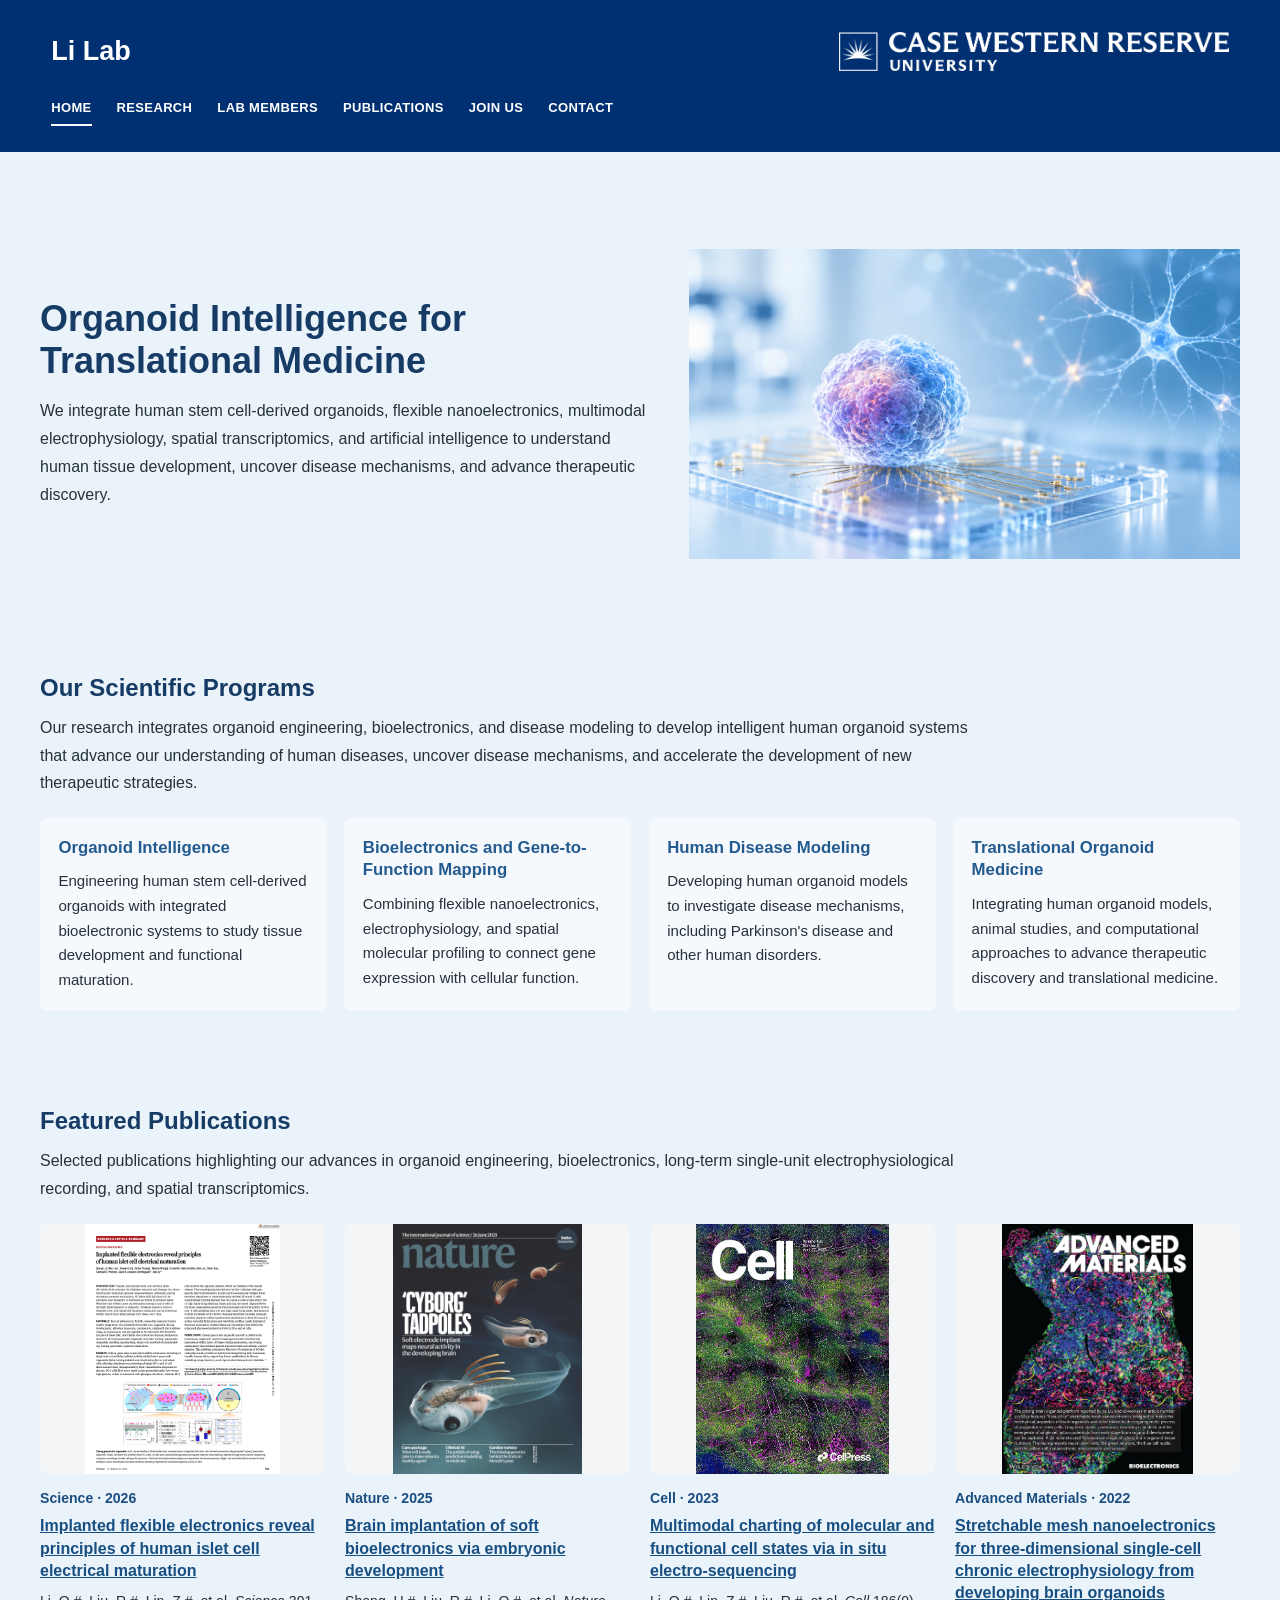
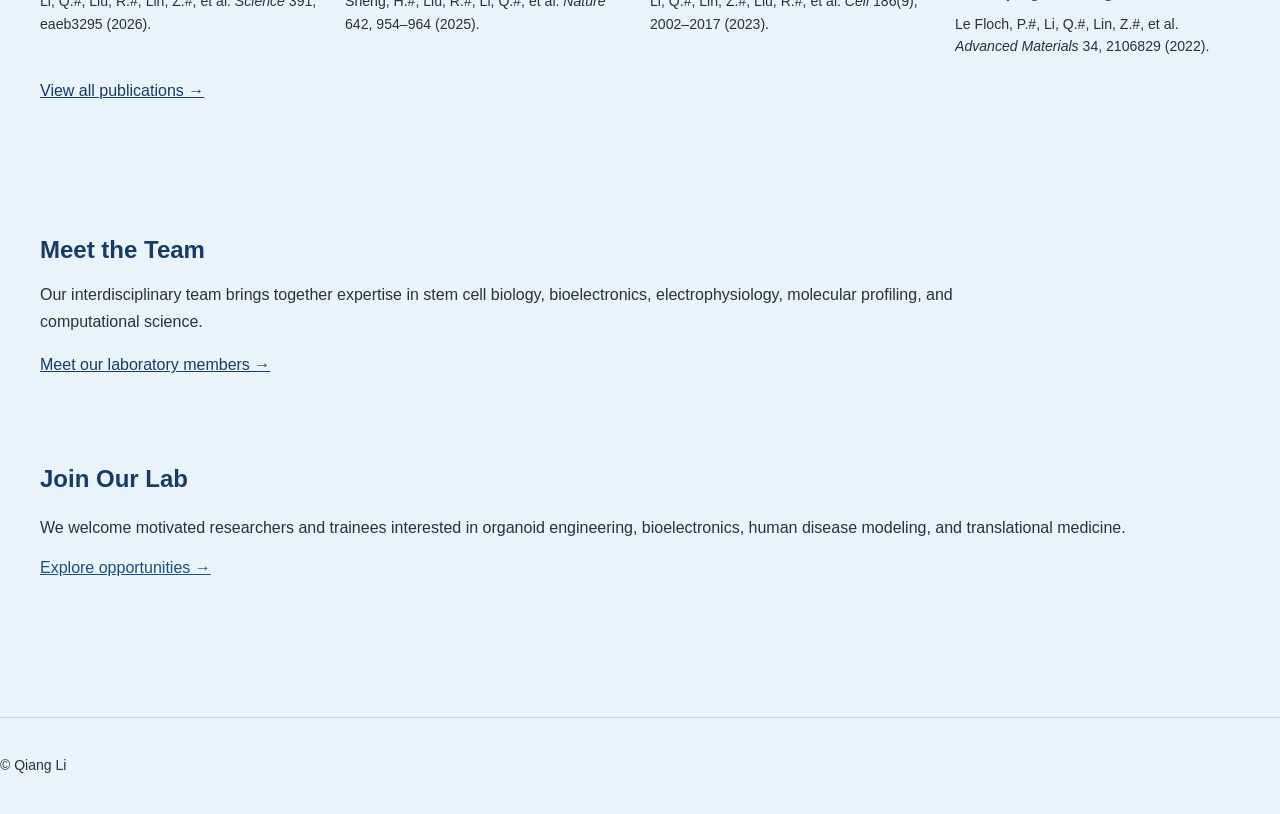
<file: index.html>
<!DOCTYPE html>
<html lang="en">
<head>
  <meta charset="UTF-8">
  <meta name="viewport" content="width=device-width, initial-scale=1.0">

  <title>Li Laboratory | Organoid Intelligence for Translational Medicine</title>

  <link rel="stylesheet" href="style.css">

  <style>
    /* =====================================================
       LI LABORATORY HOMEPAGE
       ===================================================== */

    /* ---------- MAIN CONTENT ---------- */

    .home-main {
      width: 100%;
      box-sizing: border-box;
    }

    .home-main *,
    .home-main *::before,
    .home-main *::after {
      box-sizing: border-box;
    }


    /* ---------- HERO ---------- */

    .home-hero {
      display: grid;
      grid-template-columns: 1.05fr 0.95fr;
      align-items: center;
      gap: 2.5rem;
      padding: 2.8rem 0 2.4rem;
    }

    .home-hero h1 {
      margin: 0 0 1rem;
      line-height: 1.15;
    }

    .home-hero p {
      line-height: 1.75;
      margin: 0;
    }

    .home-hero-image img {
      display: block;
      width: 100%;
      height: 330px;
      object-fit: contain;
      object-position: center;
      border-radius: 10px;
    }


    /* ---------- SECTION SPACING ---------- */

    .home-section {
      padding: 1.8rem 0;
    }

    .home-section h2 {
      margin: 0 0 0.7rem;
    }

    .section-intro {
      max-width: 950px;
      line-height: 1.7;
      margin: 0 0 1.4rem;
    }


    /* ---------- SCIENTIFIC PROGRAMS ---------- */

    .program-grid {
      display: grid;
      grid-template-columns: repeat(4, minmax(0, 1fr));
      gap: 1.1rem;
    }

    .program-card {
      padding: 1.15rem;
      background: #f5f8fc;
      border-radius: 8px;
      height: 100%;
    }

    .program-number {
      color: #1b4e80;
      font-size: 0.9rem;
      font-weight: 700;
      margin-bottom: 0.45rem;
    }

    .program-card h3 {
      font-size: 1.05rem;
      line-height: 1.35;
      margin: 0 0 0.6rem;
    }

    .program-card p {
      font-size: 0.94rem;
      line-height: 1.65;
      margin: 0;
    }


    /* ---------- FEATURED PUBLICATIONS ---------- */

    .publication-grid {
      display: grid;
      grid-template-columns: repeat(4, minmax(0, 1fr));
      gap: 1.25rem;
      align-items: start;
    }

    .publication-card {
      min-width: 0;
    }

    /* Taller images; preserve journal names at the top */

    .publication-image-link {
      display: block;
      width: 100%;
      height: 250px;
      overflow: hidden;
      background: #f3f5f7;
      border-radius: 6px;
      margin-bottom: 0.8rem;
    }

    .publication-card img {
      display: block;
      width: 100%;
      height: 100%;
      object-fit: contain;
      object-position: top center;
    }

    .publication-card h3 {
      font-size: 1rem;
      line-height: 1.4;
      margin: 0 0 0.5rem;
    }

    .publication-card p {
      font-size: 0.88rem;
      line-height: 1.6;
      margin: 0;
    }

    .publication-journal {
      color: #1b4e80;
      font-weight: 700;
      margin-bottom: 0.35rem !important;
    }

    .publication-card a {
      color: #174f82;
    }

    .all-publications-link {
      margin-top: 1.2rem;
    }


    /* ---------- MEET THE TEAM ---------- */

    .team-section {
      padding: 1.8rem 0;
    }

    .team-section h2 {
      margin-bottom: 0.7rem;
    }

    .team-section p {
      max-width: 950px;
      line-height: 1.7;
    }


    /* ---------- JOIN OUR LAB ---------- */

    /* Transparent background: remove white square */

    .home-cta {
      background: transparent !important;
      padding: 1.5rem 0;
      border: none;
      border-radius: 0;
      margin: 1rem 0 2rem;
    }

    .home-cta h2 {
      margin-top: 0;
    }

    .home-cta p {
      line-height: 1.7;
      margin-bottom: 0.8rem;
    }

    .home-cta a {
      color: #174f82;
    }


    /* ---------- FOOTER ---------- */

    .site-footer {
      margin-top: 2rem;
    }


    /* ---------- TABLET ---------- */

    @media (max-width: 900px) {
      .program-grid,
      .publication-grid {
        grid-template-columns: repeat(2, minmax(0, 1fr));
      }

      .home-hero {
        gap: 1.5rem;
      }
    }


    /* ---------- MOBILE ---------- */

    @media (max-width: 600px) {
      .home-hero {
        grid-template-columns: 1fr;
        padding: 1.8rem 0;
      }

      .home-hero-image img {
        height: 240px;
      }

      .program-grid,
      .publication-grid {
        grid-template-columns: 1fr;
      }

      .publication-image-link {
        height: 280px;
      }

      .home-section {
        padding: 1.3rem 0;
      }
    }

  </style>
</head>


<body>

  <!-- HEADER AND NAVIGATION -->

  <header class="site-header">

    <a class="brand" href="index.html">Li Lab</a>

    <a class="header-affiliation"
       href="https://case.edu/medicine/"
       target="_blank"
       rel="noopener noreferrer"
       aria-label="Case Western Reserve University School of Medicine">

      <img class="cwru-logo"
           src="CWRU_Two-line%20horizontal%20(Primary)%20logo_White.png"
           alt="Case Western Reserve University">
    </a>

    <nav class="site-nav" aria-label="Main navigation">
      <a href="index.html" aria-current="page">HOME</a>
      <a href="research.html">RESEARCH</a>
      <a href="lab-members.html">LAB MEMBERS</a>
      <a href="publications.html">PUBLICATIONS</a>
      <a href="join-us.html">JOIN US</a>
      <a href="contact.html">CONTACT</a>
    </nav>

  </header>


  <!-- MAIN CONTENT -->

  <main class="home-main">

    <!-- HERO SECTION -->

    <section class="home-hero">

      <div class="home-hero-text">

        <h1>
          Organoid Intelligence for Translational Medicine
        </h1>

        <p>
          We integrate human stem cell-derived organoids,
          flexible nanoelectronics, multimodal electrophysiology,
          spatial transcriptomics, and artificial intelligence
          to understand human tissue development, uncover disease
          mechanisms, and advance therapeutic discovery.
        </p>

      </div>


      <div class="home-hero-image">

        <img
          src="Glowing%20Brain%20Organoid%20on%20Neural%20Chip.png"
          alt="AI-generated visualization of a brain organoid integrated with a neural chip">

      </div>

    </section>


    <!-- SCIENTIFIC PROGRAMS -->

    <section class="home-section">

      <h2>Our Scientific Programs</h2>

      <p class="section-intro">
        Our research integrates organoid engineering,
        bioelectronics, and disease modeling to develop
        intelligent human organoid systems that advance our
        understanding of human diseases, uncover disease
        mechanisms, and accelerate the development of new
        therapeutic strategies.
      </p>


      <div class="program-grid">

        <article class="program-card">

          <h3>Organoid Intelligence</h3>
          <p>
            Engineering human stem cell-derived organoids with
            integrated bioelectronic systems to study tissue
            development and functional maturation.
          </p>
        </article>


        <article class="program-card">

          <h3>Bioelectronics and Gene-to-Function Mapping</h3>
          <p>
            Combining flexible nanoelectronics,
            electrophysiology, and spatial molecular profiling
            to connect gene expression with cellular function.
          </p>
        </article>


        <article class="program-card">

          <h3>Human Disease Modeling</h3>
          <p>
            Developing human organoid models to investigate
            disease mechanisms, including Parkinson's disease
            and other human disorders.
          </p>
        </article>


        <article class="program-card">

          <h3>Translational Organoid Medicine</h3>
          <p>
            Integrating human organoid models, animal studies,
            and computational approaches to advance therapeutic
            discovery and translational medicine.
          </p>
        </article>

      </div>

    </section>


    <!-- FEATURED PUBLICATIONS -->

    <section class="home-section">

      <h2>Featured Publications</h2>

      <p class="section-intro">
        Selected publications highlighting our advances in
        organoid engineering, bioelectronics, long-term single-unit electrophysiological recording, and
        spatial transcriptomics.
      </p>


      <div class="publication-grid">

        <!-- SCIENCE 2026 -->

        <article class="publication-card">

          <a
            class="publication-image-link"
            href="https://www.science.org/doi/10.1126/science.aeb3295"
            target="_blank"
            rel="noopener">

            <img
              src="Science.png"
              alt="Science publication image">

          </a>

          <p class="publication-journal">
            Science · 2026
          </p>

          <h3>
            <a
              href="https://www.science.org/doi/10.1126/science.aeb3295"
              target="_blank"
              rel="noopener">
              Implanted flexible electronics reveal principles
              of human islet cell electrical maturation
            </a>
          </h3>

          <p>
            Li, Q.#, Liu, R.#, Lin, Z.#, et al.
            <em>Science</em> 391, eaeb3295 (2026).
          </p>

        </article>


        <!-- NATURE 2025 -->

        <article class="publication-card">

          <a
            class="publication-image-link"
            href="https://www.nature.com/articles/s41586-025-09106-8"
            target="_blank"
            rel="noopener">

            <img
              src="Nature%20cover.png"
              alt="Nature journal cover">

          </a>

          <p class="publication-journal">
            Nature · 2025
          </p>

          <h3>
            <a
              href="https://www.nature.com/articles/s41586-025-09106-8"
              target="_blank"
              rel="noopener">
              Brain implantation of soft bioelectronics
              via embryonic development
            </a>
          </h3>

          <p>
            Sheng, H.#, Liu, R.#, Li, Q.#, et al.
            <em>Nature</em> 642, 954–964 (2025).
          </p>

        </article>


        <!-- CELL 2023 -->

        <article class="publication-card">

          <a
            class="publication-image-link"
            href="https://www.cell.com/cell/fulltext/S0092-8674(23)00286-6"
            target="_blank"
            rel="noopener">

            <img
              src="Cell%20cover.jpg"
              alt="Cell journal cover">

          </a>

          <p class="publication-journal">
            Cell · 2023
          </p>

          <h3>
            <a
              href="https://www.cell.com/cell/fulltext/S0092-8674(23)00286-6"
              target="_blank"
              rel="noopener">
              Multimodal charting of molecular and functional
              cell states via in situ electro-sequencing
            </a>
          </h3>

          <p>
            Li, Q.#, Lin, Z.#, Liu, R.#, et al.
            <em>Cell</em> 186(9), 2002–2017 (2023).
          </p>

        </article>


        <!-- ADVANCED MATERIALS 2022 -->

        <article class="publication-card">

          <a
            class="publication-image-link"
            href="https://advanced.onlinelibrary.wiley.com/doi/10.1002/adma.202106829"
            target="_blank"
            rel="noopener">

            <img
              src="Brain%20organoids.jpg"
              alt="Brain organoid image associated with the Advanced Materials publication">

          </a>

          <p class="publication-journal">
            Advanced Materials · 2022
          </p>

          <h3>
            <a
              href="https://advanced.onlinelibrary.wiley.com/doi/10.1002/adma.202106829"
              target="_blank"
              rel="noopener">
              Stretchable mesh nanoelectronics for
              three-dimensional single-cell chronic
              electrophysiology from developing brain organoids
            </a>
          </h3>

          <p>
            Le Floch, P.#, Li, Q.#, Lin, Z.#, et al.
            <em>Advanced Materials</em> 34, 2106829 (2022).
          </p>

        </article>

      </div>


      <p class="all-publications-link">
        <a href="publications.html">
          View all publications →
        </a>
      </p>

    </section>


    <!-- MEET THE TEAM -->

    <section class="team-section">

      <h2>Meet the Team</h2>

      <p>
        Our interdisciplinary team brings together expertise
        in stem cell biology, bioelectronics, electrophysiology,
        molecular profiling, and computational science.
      </p>

      <p>
        <a href="lab-members.html">
          Meet our laboratory members →
        </a>
      </p>

    </section>


    <!-- JOIN OUR LAB -->

    <section class="home-cta">

      <h2>Join Our Lab</h2>

      <p>
        We welcome motivated researchers and trainees interested
        in organoid engineering, bioelectronics, human disease
        modeling, and translational medicine.
      </p>

      <a href="join-us.html">
        Explore opportunities →
      </a>

    </section>

  </main>


  <!-- FOOTER -->

  <footer class="site-footer">
    <p>© Qiang Li</p>
  </footer>


</body>
</html>
</file>
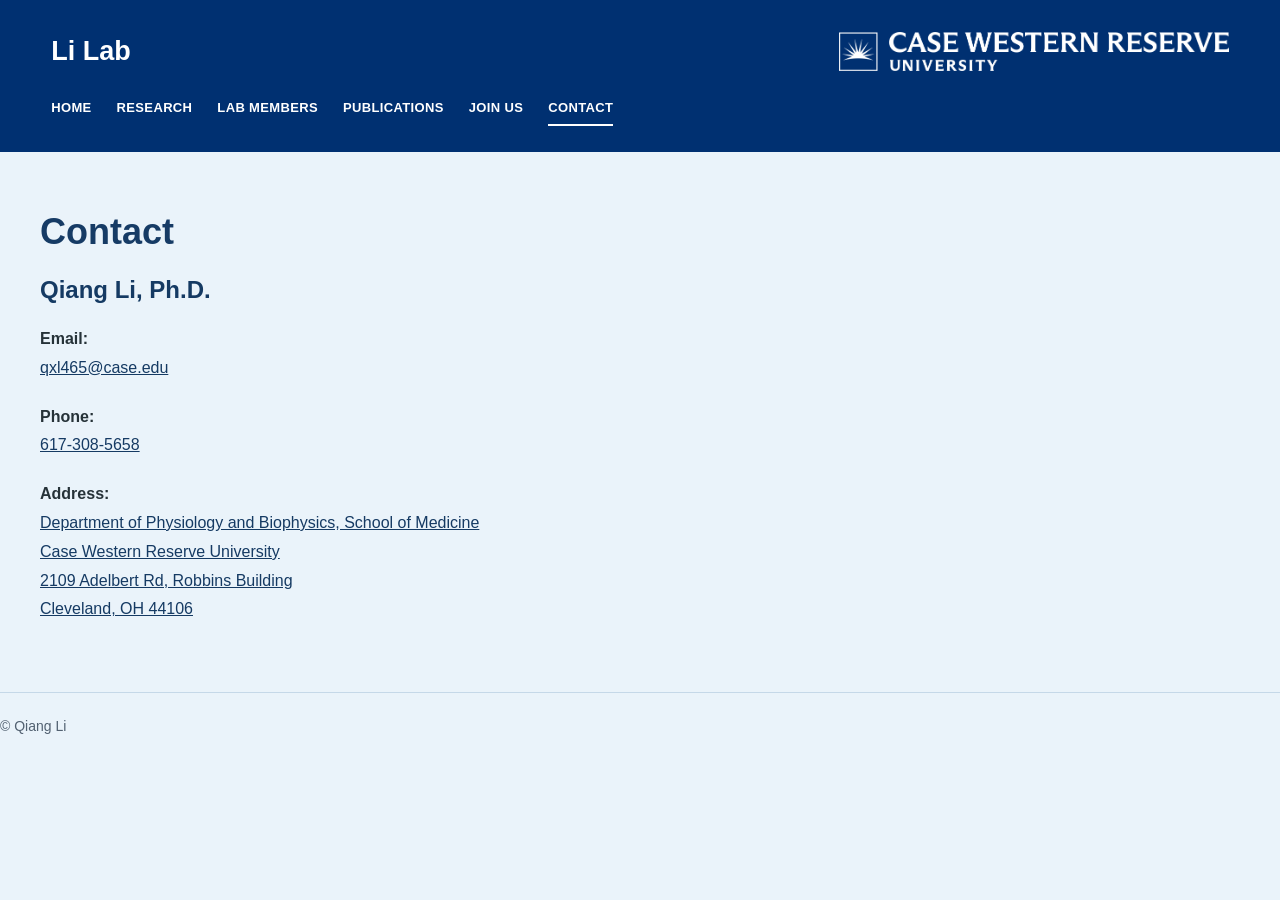
<file: contact.html>
<!DOCTYPE html>
<html lang="en">
<head>
  <meta charset="UTF-8">
  <meta name="viewport" content="width=device-width, initial-scale=1">
  <title>Contact | Qiang Li, Ph.D.</title>
  <link rel="stylesheet" href="style.css">
</head>

<body>

<header class="site-header">
  <a class="brand" href="index.html">Li Lab</a>

  <a class="header-affiliation" href="https://case.edu/medicine/"
     target="_blank" rel="noopener noreferrer"
     aria-label="Case Western Reserve University School of Medicine">
    <img class="cwru-logo"
         src="CWRU_Two-line%20horizontal%20(Primary)%20logo_White.png"
         alt="Case Western Reserve University">
  </a>

  <nav class="site-nav" aria-label="Main navigation">
    <a href="index.html">HOME</a>
    <a href="research.html">RESEARCH</a>
    <a href="lab-members.html">LAB MEMBERS</a>
    <a href="publications.html">PUBLICATIONS</a>
    <a href="join-us.html">JOIN US</a>
    <a href="contact.html" aria-current="page">CONTACT</a>
  </nav>
</header>

<main>
  <div class="contact-layout">

    <section class="contact-info">
      <h1>Contact</h1>

      <h2>Qiang Li, Ph.D.</h2>

      <p>
        <strong>Email:</strong><br>
        <a href="mailto:qxl465@case.edu">qxl465@case.edu</a>
      </p>

      <p>
        <strong>Phone:</strong><br>
        <a href="tel:+16173085658">617-308-5658</a>
      </p>

      <p>
        <strong>Address:</strong><br>
        <a href="https://www.google.com/maps/search/?api=1&amp;query=2109+Adelbert+Rd%2C+Robbins+Building%2C+Cleveland%2C+OH+44106"
           target="_blank" rel="noopener noreferrer">
          Department of Physiology and Biophysics, School of Medicine<br>
          Case Western Reserve University<br>
          2109 Adelbert Rd, Robbins Building<br>
          Cleveland, OH 44106
        </a>
      </p>

    </section>

    <div class="map-container">
      <iframe
        src="https://maps.google.com/maps?q=Robbins%20Building%2C%202109%20Adelbert%20Rd%2C%20Cleveland%2C%20OH%2044106&amp;z=12&amp;output=embed"
        title="Google Map - Robbins Building, Case Western Reserve University"
        loading="lazy"
        referrerpolicy="no-referrer-when-downgrade"
        allowfullscreen>
      </iframe>
    </div>

  </div>
</main>

<footer>© Qiang Li</footer>

</body>
</html>
</file>
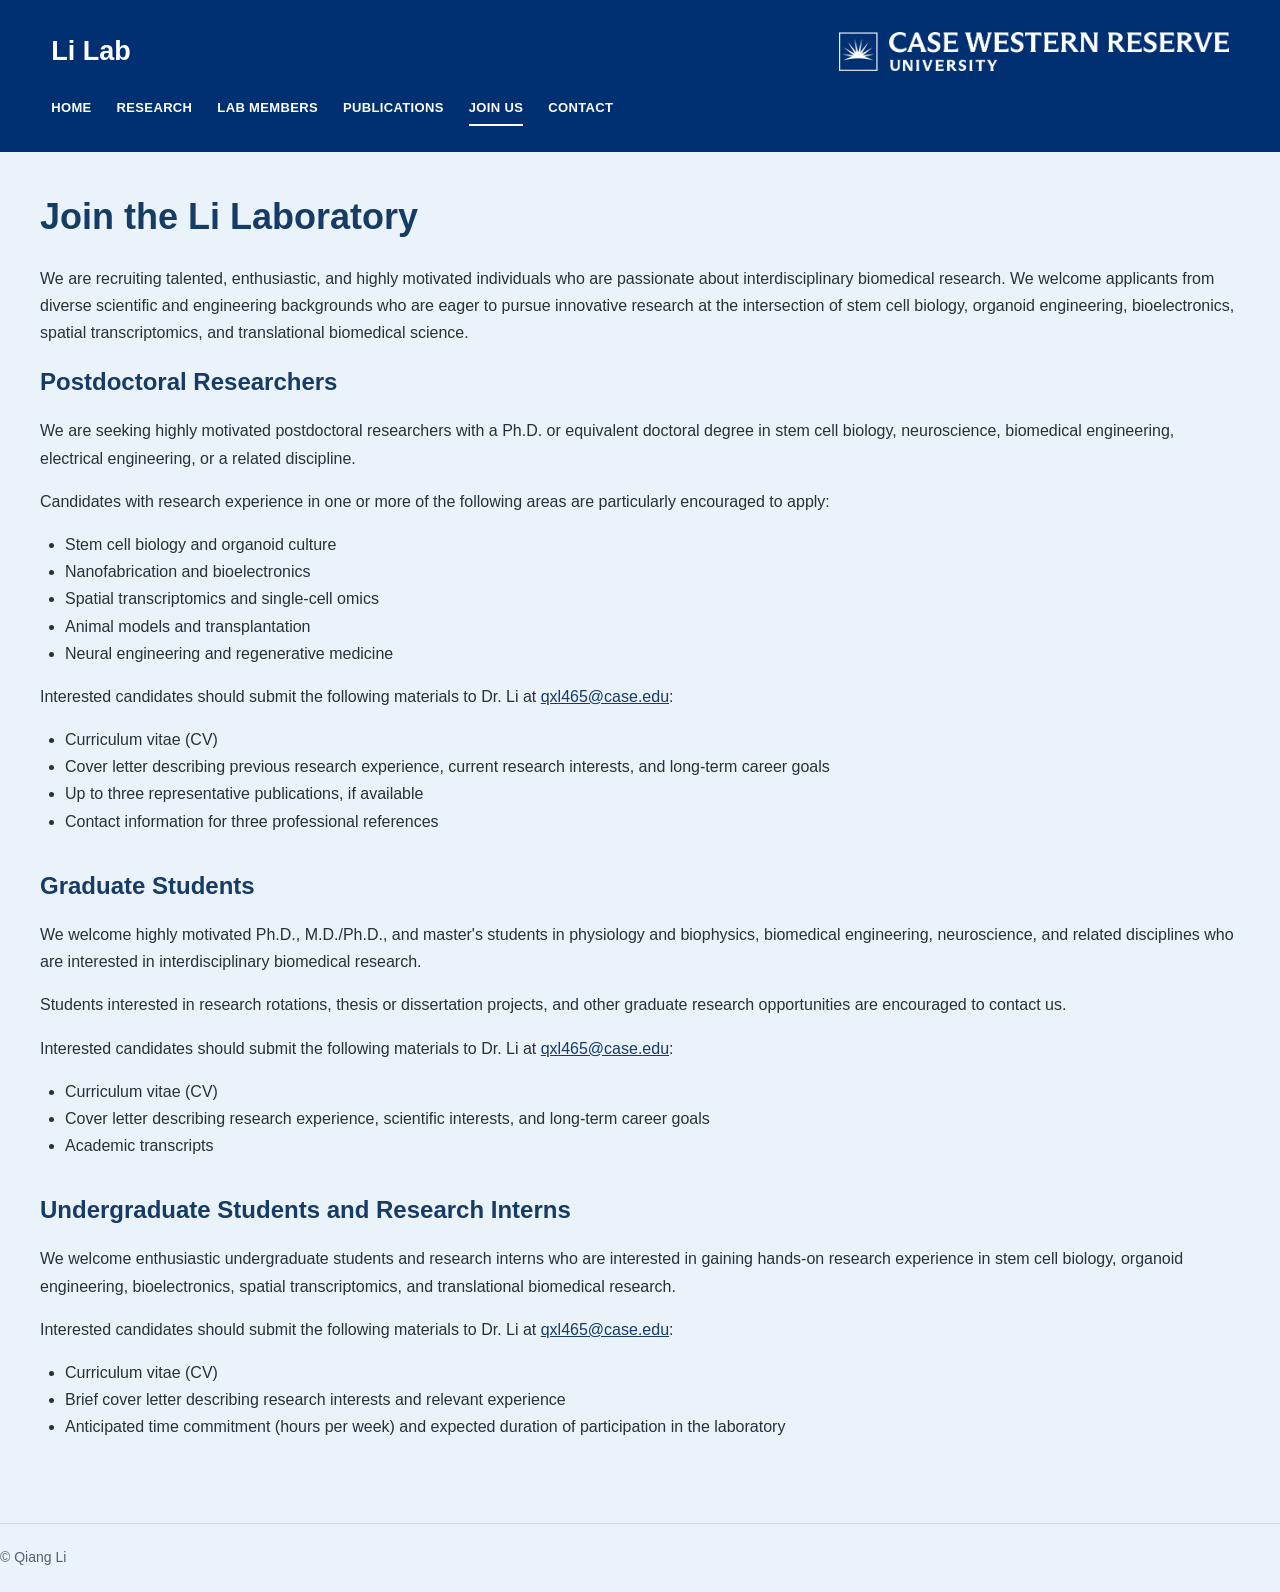
<file: join-us.html>
<!DOCTYPE html>
<html lang="en">
<head>
  <meta charset="UTF-8">
  <meta name="viewport" content="width=device-width, initial-scale=1">
  <title>Join Us | Qiang Li, PhD</title>
  <link rel="stylesheet" href="style.css">

  <!-- Page-specific styling: Join Us -->
  <style>
    .join-us-page section {
      background: transparent !important;
      border: none !important;
      box-shadow: none !important;
      border-radius: 0 !important;
      padding: 0 !important;
      margin: 0 0 35px 0 !important;
      text-align: left !important;
    }

    .join-us-page section h2,
    .join-us-page section p,
    .join-us-page section ul,
    .join-us-page section li {
      text-align: left !important;
    }

    .join-us-page section ul {
      padding-left: 25px;
    }
  </style>
</head>

<body>

<header class="site-header">
  <a class="brand" href="index.html">Li Lab</a>

  <a class="header-affiliation" href="https://case.edu/medicine/"
     target="_blank" rel="noopener noreferrer"
     aria-label="Case Western Reserve University School of Medicine">
    <img class="cwru-logo"
         src="CWRU_Two-line%20horizontal%20(Primary)%20logo_White.png"
         alt="Case Western Reserve University">
  </a>

  <nav class="site-nav" aria-label="Main navigation">
    <a href="index.html">HOME</a>
    <a href="research.html">RESEARCH</a>
    <a href="lab-members.html">LAB MEMBERS</a>
    <a href="publications.html">PUBLICATIONS</a>
    <a href="join-us.html" aria-current="page">JOIN US</a>
    <a href="contact.html">CONTACT</a>
  </nav>
</header>

<main class="join-us-page">

  <h1>Join the Li Laboratory</h1>

  <p>
    We are recruiting talented, enthusiastic, and highly motivated individuals
    who are passionate about interdisciplinary biomedical research. We welcome
    applicants from diverse scientific and engineering backgrounds who are
    eager to pursue innovative research at the intersection of stem cell
    biology, organoid engineering, bioelectronics, spatial transcriptomics,
    and translational biomedical science.
  </p>

  <!-- Postdoctoral Researchers -->
  <section>
    <h2>Postdoctoral Researchers</h2>

    <p>
      We are seeking highly motivated postdoctoral researchers with a Ph.D.
      or equivalent doctoral degree in stem cell biology, neuroscience,
      biomedical engineering, electrical engineering, or a related discipline.
    </p>

    <p>
      Candidates with research experience in one or more of the following
      areas are particularly encouraged to apply:
    </p>

    <ul>
      <li>Stem cell biology and organoid culture</li>
      <li>Nanofabrication and bioelectronics</li>
      <li>Spatial transcriptomics and single-cell omics</li>
      <li>Animal models and transplantation</li>
      <li>Neural engineering and regenerative medicine</li>
    </ul>

    <p>
      Interested candidates should submit the following materials to
      Dr. Li at <a href="mailto:qxl465@case.edu">qxl465@case.edu</a>:
    </p>

    <ul>
      <li>Curriculum vitae (CV)</li>
      <li>
        Cover letter describing previous research experience, current
        research interests, and long-term career goals
      </li>
      <li>Up to three representative publications, if available</li>
      <li>Contact information for three professional references</li>
    </ul>
  </section>

  <!-- Graduate Students -->
  <section>
    <h2>Graduate Students</h2>

    <p>
      We welcome highly motivated Ph.D., M.D./Ph.D., and master's students
      in physiology and biophysics, biomedical engineering, neuroscience,
      and related disciplines who are interested in interdisciplinary
      biomedical research.
    </p>

    <p>
      Students interested in research rotations, thesis or dissertation
      projects, and other graduate research opportunities are encouraged
      to contact us.
    </p>

    <p>
      Interested candidates should submit the following materials to
      Dr. Li at <a href="mailto:qxl465@case.edu">qxl465@case.edu</a>:
    </p>

    <ul>
      <li>Curriculum vitae (CV)</li>
      <li>
        Cover letter describing research experience, scientific interests,
        and long-term career goals
      </li>
      <li>Academic transcripts</li>
    </ul>
  </section>

  <!-- Undergraduate Students and Research Interns -->
  <section>
    <h2>Undergraduate Students and Research Interns</h2>

    <p>
      We welcome enthusiastic undergraduate students and research interns
      who are interested in gaining hands-on research experience in stem
      cell biology, organoid engineering, bioelectronics, spatial
      transcriptomics, and translational biomedical research.
    </p>

    <p>
      Interested candidates should submit the following materials to
      Dr. Li at <a href="mailto:qxl465@case.edu">qxl465@case.edu</a>:
    </p>

    <ul>
      <li>Curriculum vitae (CV)</li>
      <li>Brief cover letter describing research interests and relevant experience</li>
      <li>
        Anticipated time commitment (hours per week) and expected duration
        of participation in the laboratory
      </li>
    </ul>
  </section>

</main>

<footer>
  © Qiang Li
</footer>

</body>
</html>
</file>
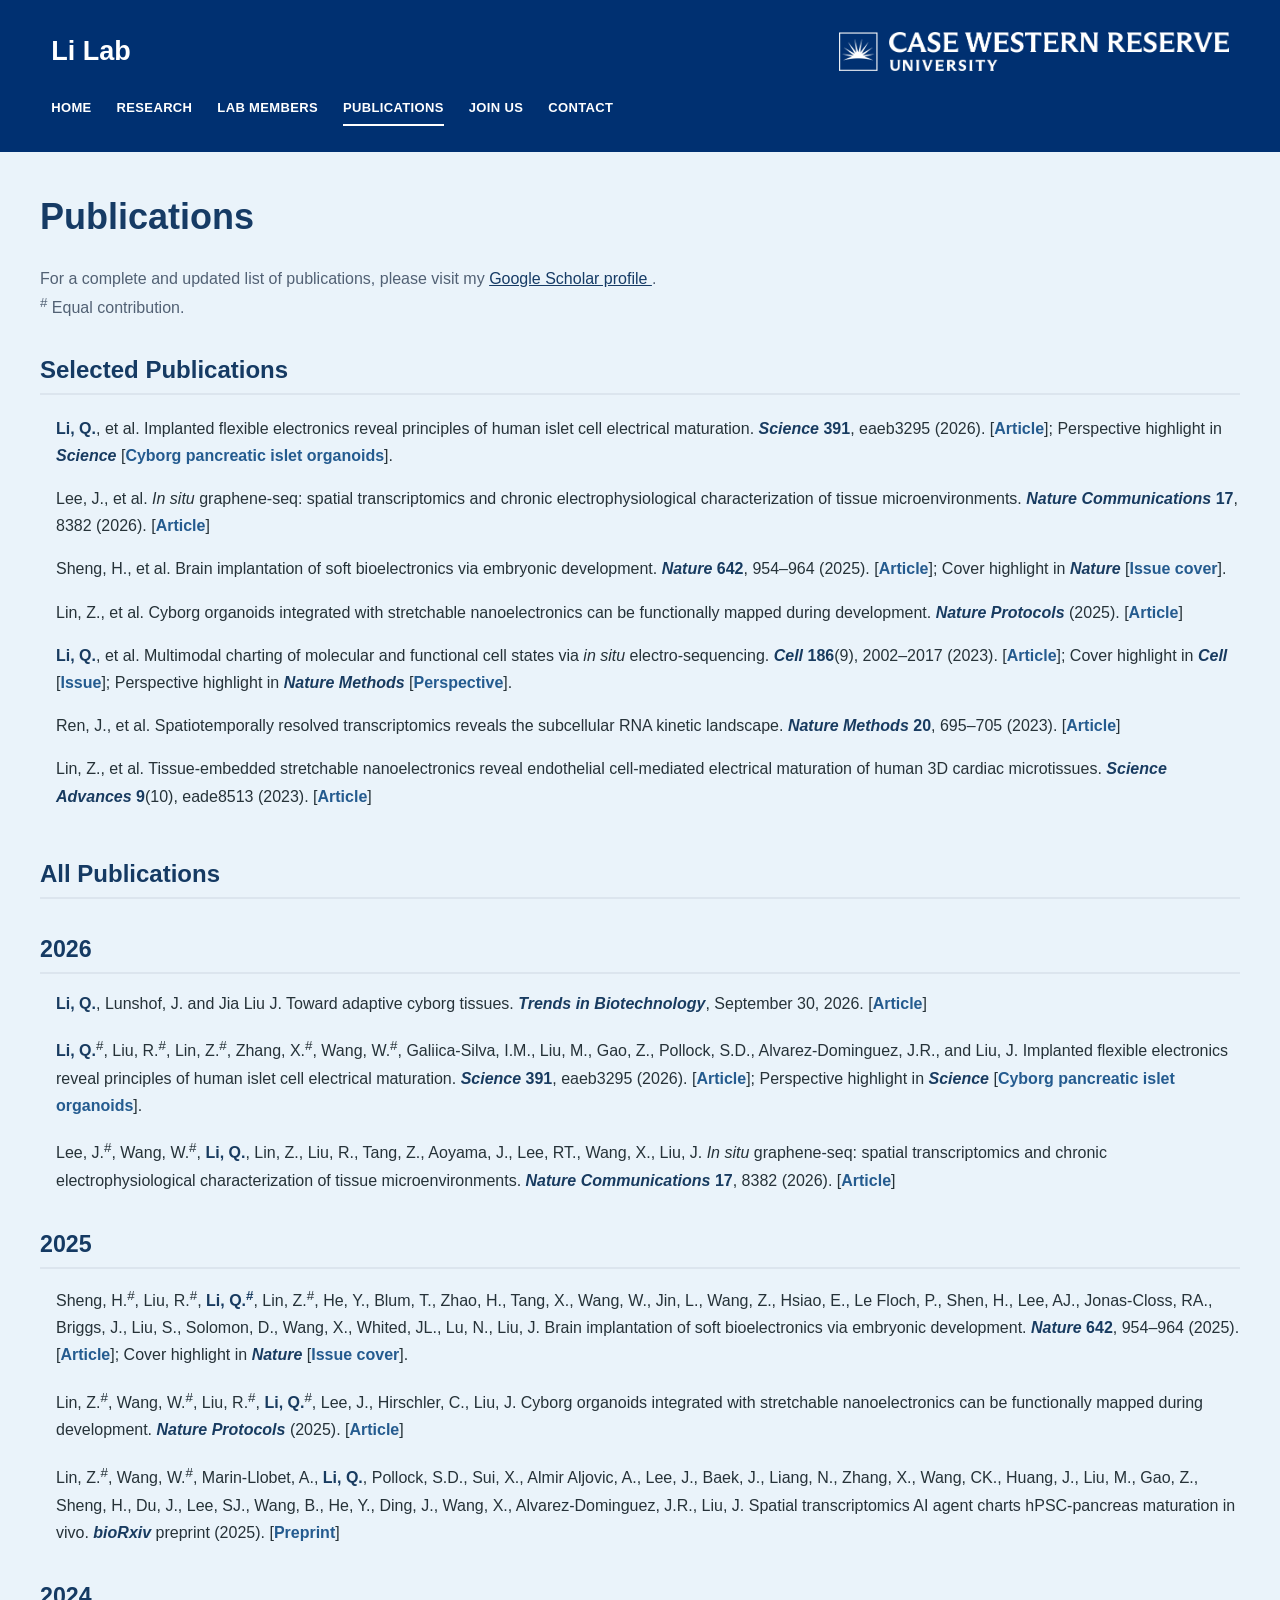
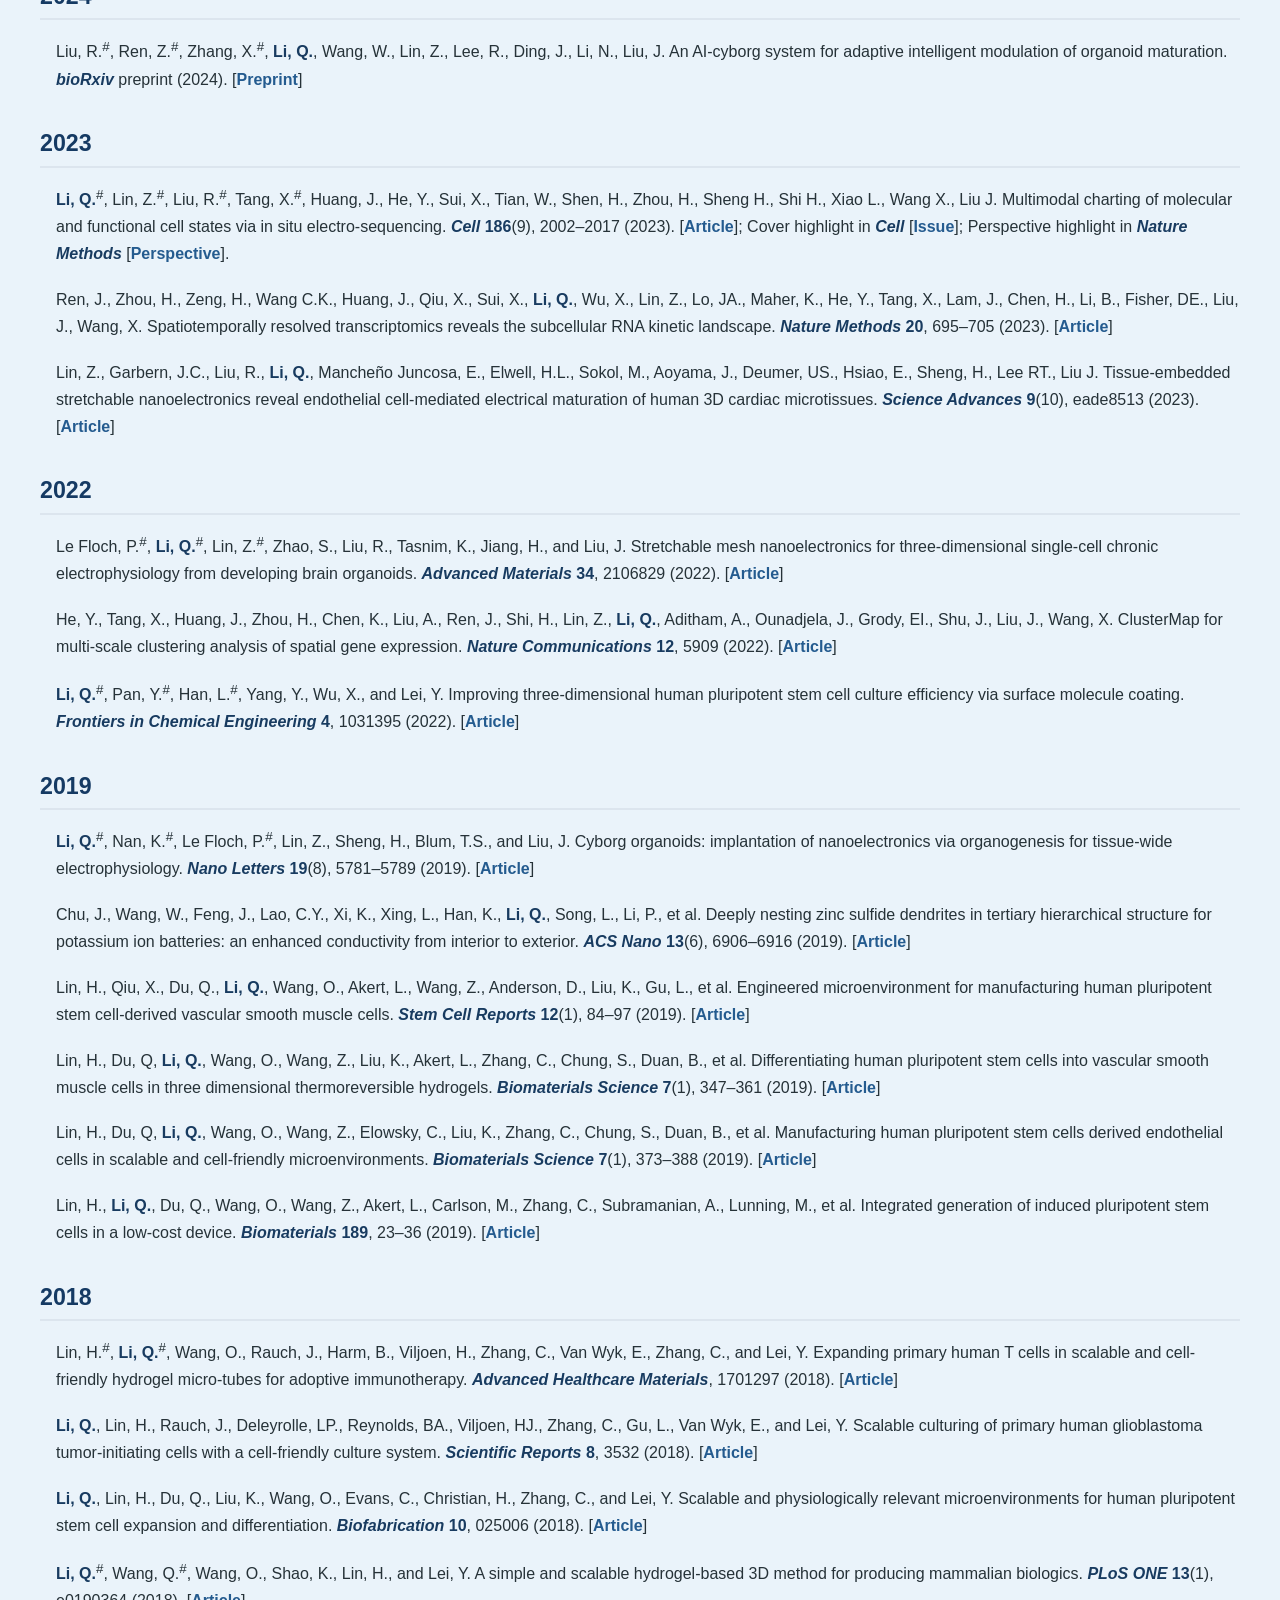
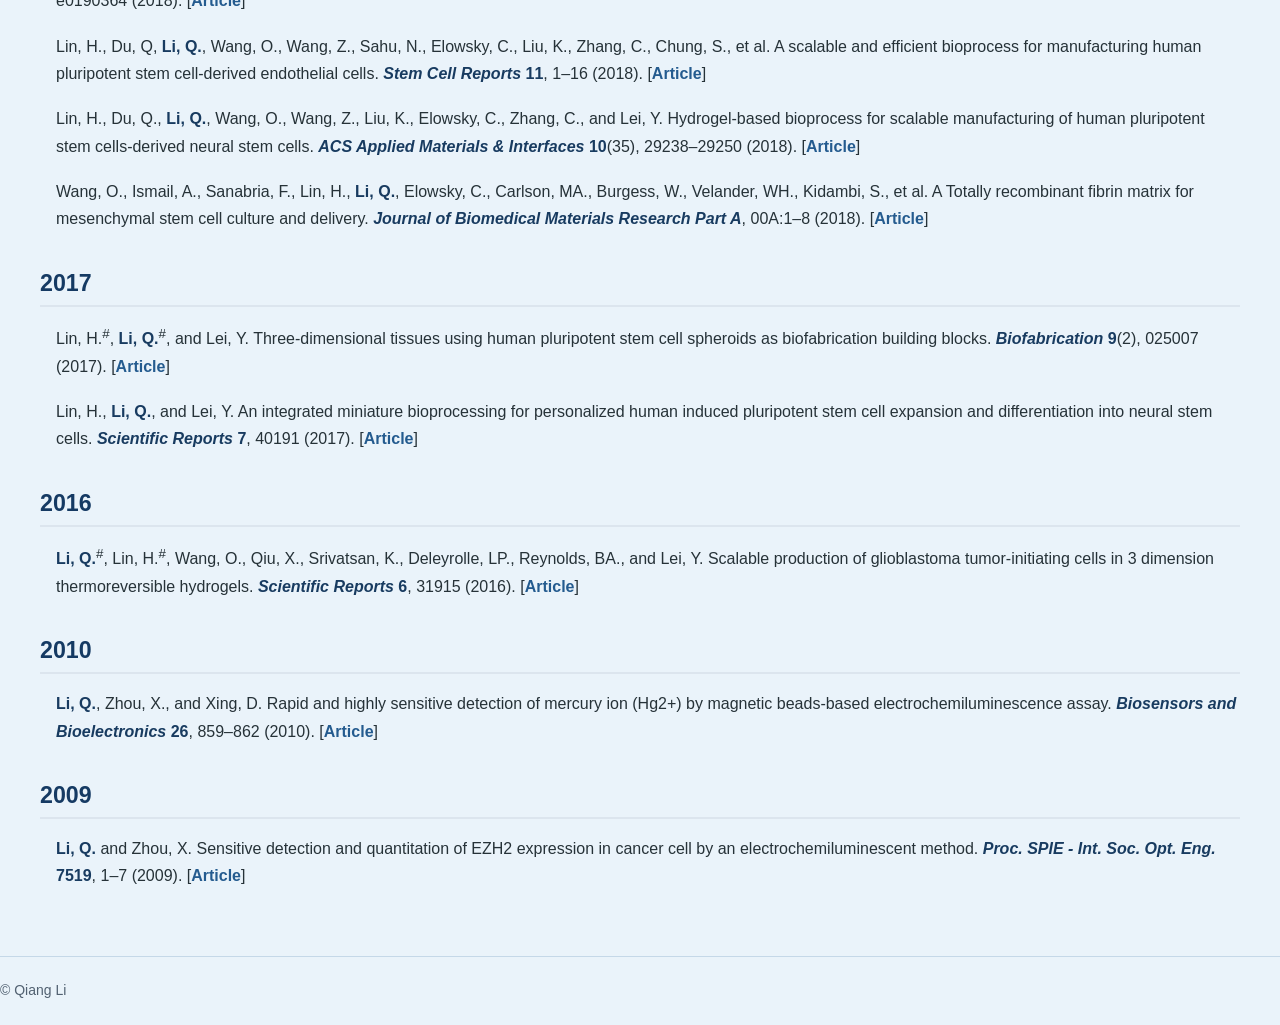
<file: publications.html>
<!DOCTYPE html>
<html lang="en">
<head>
  <meta charset="UTF-8">
  <meta name="viewport" content="width=device-width, initial-scale=1">
  <title>Publications | Qiang Li, PhD</title>
  <link rel="stylesheet" href="style.css">

  <style>
    /* Publications page */
    .publications-intro {
      max-width: 900px;
      margin-bottom: 2rem;
      color: #526174;
      line-height: 1.7;
    }

    /* White navigation links */
    body .site-header nav.site-nav a,
    body .site-header nav.site-nav a:link,
    body .site-header nav.site-nav a:visited,
    body .site-header nav.site-nav a:hover,
    body .site-header nav.site-nav a:active,
    body .site-header nav.site-nav a[aria-current="page"] {
      color: #ffffff !important;
    }

    body .site-header nav.site-nav a:hover,
    body .site-header nav.site-nav a[aria-current="page"] {
      border-bottom-color: #ffffff !important;
    }

    /* Selected publications */
    .selected-publications {
      margin: 2rem 0 3rem;
    }

    .selected-publications h2,
    .all-publications-title {
      color: #153a63;
      font-size: 1.5rem;
      margin: 0 0 1.25rem;
      padding-bottom: 8px;
      border-bottom: 2px solid #dce5ee;
    }

    .selected-publications .publication-item {
      margin-bottom: 1rem;
    }

    /* Publication year headings */
    .publication-year {
      margin: 2.2rem 0 1rem;
      padding-bottom: .45rem;
      color: #153a63;
      border-bottom: 2px solid #dce5ee;
      font-size: 1.45rem;
    }

    .publication-list {
      list-style: none;
      margin: 0;
      padding: 0;
    }

    .publication-item {
      margin: 0 0 1.15rem;
      padding: 0 0 0 1rem;
      border: none;
      line-height: 1.7;
    }

    .publication-item strong {
      color: #183b60;
    }

    .publication-item a {
      color: #245b8f;
      font-weight: 600;
      text-decoration: none;
    }

    .publication-item a:hover {
      text-decoration: underline;
    }

    .publication-links {
      display: inline;
      white-space: normal;
    }

    @media (max-width: 700px) {
      .publication-item {
        padding-left: .75rem;
      }
    }
  </style>
</head>

<body>

  <!-- CWRU header -->
  <header class="site-header">

    <a class="brand" href="index.html">Li Lab</a>

    <a class="header-affiliation"
       href="https://case.edu/medicine/"
       target="_blank"
       rel="noopener noreferrer"
       aria-label="Case Western Reserve University School of Medicine">

      <img class="cwru-logo"
           src="CWRU_Two-line%20horizontal%20(Primary)%20logo_White.png"
           alt="Case Western Reserve University">

    </a>

    <nav class="site-nav" aria-label="Main navigation">
      <a href="index.html" style="color:#ffffff !important;">HOME</a>
      <a href="research.html" style="color:#ffffff !important;">RESEARCH</a>
      <a href="lab-members.html" style="color:#ffffff !important;">LAB MEMBERS</a>
      <a href="publications.html"
         aria-current="page"
         style="color:#ffffff !important;">PUBLICATIONS</a>
      <a href="join-us.html" style="color:#ffffff !important;">JOIN US</a>
      <a href="contact.html" style="color:#ffffff !important;">CONTACT</a>
    </nav>

  </header>

  <main>

    <h1>Publications</h1>

    <p class="publications-intro">
      For a complete and updated list of publications, please visit my
      <a href="https://scholar.google.com/citations?user=mFPQe-MAAAAJ&amp;hl=en"
         target="_blank"
         rel="noopener noreferrer">
        Google Scholar profile
      </a>.
      <br>
      <sup>#</sup> Equal contribution.
    </p>

    <!-- Selected Publications -->
    <section class="selected-publications">

      <h2>Selected Publications</h2>

      <ul class="publication-list">

        <li class="publication-item">
          <strong>Li, Q.</strong>, et al.
          Implanted flexible electronics reveal principles of human islet cell electrical maturation.
          <strong><em>Science</em> 391</strong>, eaeb3295 (2026).
          [<a href="https://www.science.org/doi/10.1126/science.aeb3295"
              target="_blank" rel="noopener noreferrer">Article</a>];
          Perspective highlight in <strong><em>Science</em></strong>
          [<a href="https://www.science.org/doi/10.1126/science.aef2219"
              target="_blank" rel="noopener noreferrer">Cyborg pancreatic islet organoids</a>].
        </li>

        <li class="publication-item">
          Lee, J., et al.
          <em>In situ</em> graphene-seq: spatial transcriptomics and chronic electrophysiological characterization of tissue microenvironments.
          <strong><em>Nature Communications</em> 17</strong>, 8382 (2026).
          [<a href="https://www.nature.com/articles/s41467-026-73883-7"
              target="_blank" rel="noopener noreferrer">Article</a>]
        </li>

        <li class="publication-item">
          Sheng, H., et al.
          Brain implantation of soft bioelectronics via embryonic development.
          <strong><em>Nature</em> 642</strong>, 954–964 (2025).
          [<a href="https://www.nature.com/articles/s41586-025-09106-8"
              target="_blank" rel="noopener noreferrer">Article</a>];
          Cover highlight in <strong><em>Nature</em></strong>
          [<a href="https://www.nature.com/nature/volumes/642/issues/8069"
              target="_blank" rel="noopener noreferrer">Issue cover</a>].
        </li>

        <li class="publication-item">
          Lin, Z., et al.
          Cyborg organoids integrated with stretchable nanoelectronics can be functionally mapped during development.
          <strong><em>Nature Protocols</em></strong> (2025).
          [<a href="https://www.nature.com/articles/s41596-025-01147-7#citeas"
              target="_blank" rel="noopener noreferrer">Article</a>]
        </li>

        <li class="publication-item">
          <strong>Li, Q.</strong>, et al.
          Multimodal charting of molecular and functional cell states via <em>in situ</em> electro-sequencing.
          <strong><em>Cell</em> 186</strong>(9), 2002–2017 (2023).
          [<a href="https://www.cell.com/cell/fulltext/S0092-8674(23)00286-6"
              target="_blank" rel="noopener noreferrer">Article</a>];
          Cover highlight in <strong><em>Cell</em></strong>
          [<a href="https://www.cell.com/cell/issue?pii=S0092-8674(22)X0010-X"
              target="_blank" rel="noopener noreferrer">Issue</a>];
          Perspective highlight in <strong><em>Nature Methods</em></strong>
          [<a href="https://www.nature.com/articles/s41592-023-01922-y"
              target="_blank" rel="noopener noreferrer">Perspective</a>].
        </li>

        <li class="publication-item">
          Ren, J., et al.
          Spatiotemporally resolved transcriptomics reveals the subcellular RNA kinetic landscape.
          <strong><em>Nature Methods</em> 20</strong>, 695–705 (2023).
          [<a href="https://www.nature.com/articles/s41592-023-01829-8"
              target="_blank" rel="noopener noreferrer">Article</a>]
        </li>

        <li class="publication-item">
          Lin, Z., et al.
          Tissue-embedded stretchable nanoelectronics reveal endothelial cell-mediated electrical maturation of human 3D cardiac microtissues.
          <strong><em>Science Advances</em> 9</strong>(10), eade8513 (2023).
          [<a href="https://www.science.org/doi/10.1126/sciadv.ade8513"
              target="_blank" rel="noopener noreferrer">Article</a>]
        </li>

      </ul>
    </section>

    <!-- All Publications -->
    <h2 class="all-publications-title">All Publications</h2>

    <!-- 2026 -->
    <h2 class="publication-year">2026</h2>

    <ul class="publication-list">

      <li class="publication-item">
        <strong>Li, Q.</strong>, Lunshof, J. and Jia Liu J.
        Toward adaptive cyborg tissues.
        <strong><em>Trends in Biotechnology</em></strong>,
        September 30, 2026.
        [<a href="https://www.cell.com/trends/biotechnology/abstract/S0167-7799(26)00379-3?_returnURL=https%3A%2F%2Flinkinghub.elsevier.com%2Fretrieve%2Fpii%2FS0167779926003793%3Fshowall%3Dtrue"
            target="_blank" rel="noopener noreferrer">Article</a>]
      </li>

      <li class="publication-item">
        <strong>Li, Q.</strong><sup>#</sup>, Liu, R.<sup>#</sup>,
        Lin, Z.<sup>#</sup>, Zhang, X.<sup>#</sup>, Wang, W.<sup>#</sup>,
        Galiica-Silva, I.M., Liu, M., Gao, Z., Pollock, S.D.,
        Alvarez-Dominguez, J.R., and Liu, J.
        Implanted flexible electronics reveal principles of human
        islet cell electrical maturation.
        <strong><em>Science</em> 391</strong>, eaeb3295 (2026).

        <span class="publication-links">
          [<a href="https://www.science.org/doi/10.1126/science.aeb3295"
              target="_blank" rel="noopener noreferrer">Article</a>];
          Perspective highlight in <strong><em>Science</em></strong>
          [<a href="https://www.science.org/doi/10.1126/science.aef2219"
              target="_blank" rel="noopener noreferrer">Cyborg pancreatic islet organoids</a>].
        </span>
      </li>

      <li class="publication-item">
        Lee, J.<sup>#</sup>, Wang, W.<sup>#</sup>,
        <strong>Li, Q.</strong>, Lin, Z., Liu, R., Tang, Z.,
        Aoyama, J., Lee, RT., Wang, X., Liu, J.
        <em>In situ</em> graphene-seq: spatial transcriptomics and chronic
        electrophysiological characterization of tissue microenvironments.
        <strong><em>Nature Communications</em> 17</strong>, 8382 (2026).
        [<a href="https://www.nature.com/articles/s41467-026-73883-7"
            target="_blank" rel="noopener noreferrer">Article</a>]
      </li>

    </ul>

    <!-- 2025 -->
    <h2 class="publication-year">2025</h2>

    <ul class="publication-list">

      <li class="publication-item">
        Sheng, H.<sup>#</sup>, Liu, R.<sup>#</sup>,
        <strong>Li, Q.<sup>#</sup></strong>, Lin, Z.<sup>#</sup>,
        He, Y., Blum, T., Zhao, H., Tang, X., Wang, W., Jin, L.,
        Wang, Z., Hsiao, E., Le Floch, P., Shen, H., Lee, AJ.,
        Jonas-Closs, RA., Briggs, J., Liu, S., Solomon, D.,
        Wang, X., Whited, JL., Lu, N., Liu, J.
        Brain implantation of soft bioelectronics via embryonic development.
        <strong><em>Nature</em> 642</strong>, 954–964 (2025).

        [<a href="https://www.nature.com/articles/s41586-025-09106-8"
            target="_blank" rel="noopener noreferrer">Article</a>];
        Cover highlight in <strong><em>Nature</em></strong>
        [<a href="https://www.nature.com/nature/volumes/642/issues/8069"
            target="_blank" rel="noopener noreferrer">Issue cover</a>].
      </li>

      <li class="publication-item">
        Lin, Z.<sup>#</sup>, Wang, W.<sup>#</sup>,
        Liu, R.<sup>#</sup>, <strong>Li, Q.</strong><sup>#</sup>,
        Lee, J., Hirschler, C., Liu, J.
        Cyborg organoids integrated with stretchable nanoelectronics
        can be functionally mapped during development.
        <strong><em>Nature Protocols</em></strong> (2025).
        [<a href="https://www.nature.com/articles/s41596-025-01147-7#citeas"
            target="_blank" rel="noopener noreferrer">Article</a>]
      </li>

      <li class="publication-item">
        Lin, Z.<sup>#</sup>, Wang, W.<sup>#</sup>,
        Marin-Llobet, A., <strong>Li, Q.</strong>,
        Pollock, S.D., Sui, X., Almir Aljovic, A., Lee, J., Baek, J.,
        Liang, N., Zhang, X., Wang, CK., Huang, J., Liu, M., Gao, Z.,
        Sheng, H., Du, J., Lee, SJ., Wang, B., He, Y., Ding, J.,
        Wang, X., Alvarez-Dominguez, J.R., Liu, J.
        Spatial transcriptomics AI agent charts hPSC-pancreas
        maturation in vivo.
        <strong><em>bioRxiv</em></strong> preprint (2025).
        [<a href="https://www.biorxiv.org/content/10.1101/2024.03.18.585551v1.full.pdf"
            target="_blank" rel="noopener noreferrer">Preprint</a>]
      </li>

    </ul>

    <!-- 2024 -->
    <h2 class="publication-year">2024</h2>

    <ul class="publication-list">

      <li class="publication-item">
        Liu, R.<sup>#</sup>, Ren, Z.<sup>#</sup>,
        Zhang, X.<sup>#</sup>, <strong>Li, Q.</strong>,
        Wang, W., Lin, Z., Lee, R., Ding, J., Li, N., Liu, J.
        An AI-cyborg system for adaptive intelligent modulation
        of organoid maturation.
        <strong><em>bioRxiv</em></strong> preprint (2024).
        [<a href="https://www.biorxiv.org/content/10.1101/2024.12.07.627355v1.abstract"
            target="_blank" rel="noopener noreferrer">Preprint</a>]
      </li>

    </ul>

    <!-- 2023 -->
    <h2 class="publication-year">2023</h2>

    <ul class="publication-list">

      <li class="publication-item">
        <strong>Li, Q.</strong><sup>#</sup>, Lin, Z.<sup>#</sup>,
        Liu, R.<sup>#</sup>, Tang, X.<sup>#</sup>, Huang, J., He, Y.,
        Sui, X., Tian, W., Shen, H., Zhou, H., Sheng H., Shi H.,
        Xiao L., Wang X., Liu J.
        Multimodal charting of molecular and functional cell states
        via in situ electro-sequencing.
        <strong><em>Cell</em> 186</strong>(9), 2002–2017 (2023).

        [<a href="https://www.cell.com/cell/fulltext/S0092-8674(23)00286-6"
            target="_blank" rel="noopener noreferrer">Article</a>];
        Cover highlight in <strong><em>Cell</em></strong>
        [<a href="https://www.cell.com/cell/issue?pii=S0092-8674(22)X0010-X"
            target="_blank" rel="noopener noreferrer">Issue</a>];
        Perspective highlight in <strong><em>Nature Methods</em></strong>
        [<a href="https://www.nature.com/articles/s41592-023-01922-y"
            target="_blank" rel="noopener noreferrer">Perspective</a>].
      </li>

      <li class="publication-item">
        Ren, J., Zhou, H., Zeng, H., Wang C.K., Huang, J., Qiu, X.,
        Sui, X., <strong>Li, Q.</strong>, Wu, X., Lin, Z., Lo, JA.,
        Maher, K., He, Y., Tang, X., Lam, J., Chen, H., Li, B.,
        Fisher, DE., Liu, J., Wang, X.
        Spatiotemporally resolved transcriptomics reveals the
        subcellular RNA kinetic landscape.
        <strong><em>Nature Methods</em> 20</strong>, 695–705 (2023).
        [<a href="https://www.nature.com/articles/s41592-023-01829-8"
            target="_blank" rel="noopener noreferrer">Article</a>]
      </li>

      <li class="publication-item">
        Lin, Z., Garbern, J.C., Liu, R., <strong>Li, Q.</strong>,
        Mancheño Juncosa, E., Elwell, H.L., Sokol, M., Aoyama, J.,
        Deumer, US., Hsiao, E., Sheng, H., Lee RT., Liu J.
        Tissue-embedded stretchable nanoelectronics reveal endothelial
        cell-mediated electrical maturation of human 3D cardiac microtissues.
        <strong><em>Science Advances</em> 9</strong>(10), eade8513 (2023).
        [<a href="https://www.science.org/doi/10.1126/sciadv.ade8513"
            target="_blank" rel="noopener noreferrer">Article</a>]
      </li>

    </ul>

    <!-- 2022 -->
    <h2 class="publication-year">2022</h2>

    <ul class="publication-list">

      <li class="publication-item">
        Le Floch, P.<sup>#</sup>, <strong>Li, Q.</strong><sup>#</sup>,
        Lin, Z.<sup>#</sup>, Zhao, S., Liu, R., Tasnim, K.,
        Jiang, H., and Liu, J.
        Stretchable mesh nanoelectronics for three-dimensional
        single-cell chronic electrophysiology from developing brain organoids.
        <strong><em>Advanced Materials</em> 34</strong>, 2106829 (2022).
        [<a href="https://advanced.onlinelibrary.wiley.com/doi/10.1002/adma.202106829"
            target="_blank" rel="noopener noreferrer">Article</a>]
      </li>

      <li class="publication-item">
        He, Y., Tang, X., Huang, J., Zhou, H., Chen, K., Liu, A.,
        Ren, J., Shi, H., Lin, Z., <strong>Li, Q.</strong>,
        Aditham, A., Ounadjela, J., Grody, EI., Shu, J.,
        Liu, J., Wang, X.
        ClusterMap for multi-scale clustering analysis of spatial gene expression.
        <strong><em>Nature Communications</em> 12</strong>, 5909 (2022).
        [<a href="https://www.nature.com/articles/s41467-021-26044-x#citeas"
            target="_blank" rel="noopener noreferrer">Article</a>]
      </li>

      <li class="publication-item">
        <strong>Li, Q.</strong><sup>#</sup>, Pan, Y.<sup>#</sup>,
        Han, L.<sup>#</sup>, Yang, Y., Wu, X., and Lei, Y.
        Improving three-dimensional human pluripotent stem cell culture
        efficiency via surface molecule coating.
        <strong><em>Frontiers in Chemical Engineering</em> 4</strong>,
        1031395 (2022).
        [<a href="https://www.frontiersin.org/journals/chemical-engineering/articles/10.3389/fceng.2022.1031395/full"
            target="_blank" rel="noopener noreferrer">Article</a>]
      </li>

    </ul>

    <!-- 2019 -->
    <h2 class="publication-year">2019</h2>

    <ul class="publication-list">

      <li class="publication-item">
        <strong>Li, Q.</strong><sup>#</sup>, Nan, K.<sup>#</sup>,
        Le Floch, P.<sup>#</sup>, Lin, Z., Sheng, H., Blum, T.S.,
        and Liu, J.
        Cyborg organoids: implantation of nanoelectronics via
        organogenesis for tissue-wide electrophysiology.
        <strong><em>Nano Letters</em> 19</strong>(8), 5781–5789 (2019).
        [<a href="https://pubs.acs.org/doi/10.1021/acs.nanolett.9b02512"
            target="_blank" rel="noopener noreferrer">Article</a>]
      </li>

      <li class="publication-item">
        Chu, J., Wang, W., Feng, J., Lao, C.Y., Xi, K., Xing, L.,
        Han, K., <strong>Li, Q.</strong>, Song, L., Li, P., et al.
        Deeply nesting zinc sulfide dendrites in tertiary hierarchical
        structure for potassium ion batteries: an enhanced conductivity
        from interior to exterior.
        <strong><em>ACS Nano</em> 13</strong>(6), 6906–6916 (2019).
        [<a href="https://pubs.acs.org/doi/10.1021/acsnano.9b01773"
            target="_blank" rel="noopener noreferrer">Article</a>]
      </li>

      <li class="publication-item">
        Lin, H., Qiu, X., Du, Q., <strong>Li, Q.</strong>,
        Wang, O., Akert, L., Wang, Z., Anderson, D., Liu, K.,
        Gu, L., et al.
        Engineered microenvironment for manufacturing human
        pluripotent stem cell-derived vascular smooth muscle cells.
        <strong><em>Stem Cell Reports</em> 12</strong>(1), 84–97 (2019).
        [<a href="https://www.cell.com/stem-cell-reports/fulltext/S2213-6711(18)30477-6"
            target="_blank" rel="noopener noreferrer">Article</a>]
      </li>

      <li class="publication-item">
        Lin, H., Du, Q, <strong>Li, Q.</strong>, Wang, O.,
        Wang, Z., Liu, K., Akert, L., Zhang, C., Chung, S.,
        Duan, B., et al.
        Differentiating human pluripotent stem cells into vascular
        smooth muscle cells in three dimensional thermoreversible hydrogels.
        <strong><em>Biomaterials Science</em> 7</strong>(1), 347–361 (2019).
        [<a href="https://pubs.rsc.org/en/content/articlelanding/2019/bm/c8bm01128a"
            target="_blank" rel="noopener noreferrer">Article</a>]
      </li>

      <li class="publication-item">
        Lin, H., Du, Q, <strong>Li, Q.</strong>, Wang, O.,
        Wang, Z., Elowsky, C., Liu, K., Zhang, C., Chung, S.,
        Duan, B., et al.
        Manufacturing human pluripotent stem cells derived endothelial
        cells in scalable and cell-friendly microenvironments.
        <strong><em>Biomaterials Science</em> 7</strong>(1), 373–388 (2019).
        [<a href="https://pubs.rsc.org/en/content/articlelanding/2019/bm/c8bm01095a"
            target="_blank" rel="noopener noreferrer">Article</a>]
      </li>

      <li class="publication-item">
        Lin, H., <strong>Li, Q.</strong>, Du, Q., Wang, O.,
        Wang, Z., Akert, L., Carlson, M., Zhang, C., Subramanian, A.,
        Lunning, M., et al.
        Integrated generation of induced pluripotent stem cells in a low-cost device.
        <strong><em>Biomaterials</em> 189</strong>, 23–36 (2019).
        [<a href="https://www.sciencedirect.com/science/article/abs/pii/S0142961218307415?via%3Dihub"
            target="_blank" rel="noopener noreferrer">Article</a>]
      </li>

    </ul>

    <!-- 2018 -->
    <h2 class="publication-year">2018</h2>

    <ul class="publication-list">

      <li class="publication-item">
        Lin, H.<sup>#</sup>, <strong>Li, Q.</strong><sup>#</sup>,
        Wang, O., Rauch, J., Harm, B., Viljoen, H., Zhang, C.,
        Van Wyk, E., Zhang, C., and Lei, Y.
        Expanding primary human T cells in scalable and cell-friendly
        hydrogel micro-tubes for adoptive immunotherapy.
        <strong><em>Advanced Healthcare Materials</em></strong>,
        1701297 (2018).
        [<a href="https://advanced.onlinelibrary.wiley.com/doi/10.1002/adhm.201701297"
            target="_blank" rel="noopener noreferrer">Article</a>]
      </li>

      <li class="publication-item">
        <strong>Li, Q.</strong>, Lin, H., Rauch, J., Deleyrolle, LP.,
        Reynolds, BA., Viljoen, HJ., Zhang, C., Gu, L.,
        Van Wyk, E., and Lei, Y.
        Scalable culturing of primary human glioblastoma tumor-initiating
        cells with a cell-friendly culture system.
        <strong><em>Scientific Reports</em> 8</strong>, 3532 (2018).
        [<a href="https://www.nature.com/articles/s41598-018-21927-4#citeas"
            target="_blank" rel="noopener noreferrer">Article</a>]
      </li>

      <li class="publication-item">
        <strong>Li, Q.</strong>, Lin, H., Du, Q., Liu, K.,
        Wang, O., Evans, C., Christian, H., Zhang, C., and Lei, Y.
        Scalable and physiologically relevant microenvironments for
        human pluripotent stem cell expansion and differentiation.
        <strong><em>Biofabrication</em> 10</strong>, 025006 (2018).
        [<a href="https://iopscience.iop.org/article/10.1088/1758-5090/aaa6b5"
            target="_blank" rel="noopener noreferrer">Article</a>]
      </li>

      <li class="publication-item">
        <strong>Li, Q.</strong><sup>#</sup>, Wang, Q.<sup>#</sup>,
        Wang, O., Shao, K., Lin, H., and Lei, Y.
        A simple and scalable hydrogel-based 3D method for producing mammalian biologics.
        <strong><em>PLoS ONE</em> 13</strong>(1), e0190364 (2018).
        [<a href="https://journals.plos.org/plosone/article?id=10.1371/journal.pone.0190364"
            target="_blank" rel="noopener noreferrer">Article</a>]
      </li>

      <li class="publication-item">
        Lin, H., Du, Q, <strong>Li, Q.</strong>, Wang, O.,
        Wang, Z., Sahu, N., Elowsky, C., Liu, K., Zhang, C.,
        Chung, S., et al.
        A scalable and efficient bioprocess for manufacturing human
        pluripotent stem cell-derived endothelial cells.
        <strong><em>Stem Cell Reports</em> 11</strong>, 1–16 (2018).
        [<a href="https://www.cell.com/stem-cell-reports/fulltext/S2213-6711(18)30306-0"
            target="_blank" rel="noopener noreferrer">Article</a>]
      </li>

      <li class="publication-item">
        Lin, H., Du, Q., <strong>Li, Q.</strong>, Wang, O.,
        Wang, Z., Liu, K., Elowsky, C., Zhang, C., and Lei, Y.
        Hydrogel-based bioprocess for scalable manufacturing of human
        pluripotent stem cells-derived neural stem cells.
        <strong><em>ACS Applied Materials &amp; Interfaces</em> 10</strong>(35),
        29238–29250 (2018).
        [<a href="https://pubs.acs.org/doi/10.1021/acsami.8b05780"
            target="_blank" rel="noopener noreferrer">Article</a>]
      </li>

      <li class="publication-item">
        Wang, O., Ismail, A., Sanabria, F., Lin, H.,
        <strong>Li, Q.</strong>, Elowsky, C., Carlson, MA.,
        Burgess, W., Velander, WH., Kidambi, S., et al.
        A Totally recombinant fibrin matrix for mesenchymal stem
        cell culture and delivery.
        <strong><em>Journal of Biomedical Materials Research Part A</em></strong>,
        00A:1–8 (2018).
        [<a href="https://onlinelibrary.wiley.com/doi/10.1002/jbm.a.36508"
            target="_blank" rel="noopener noreferrer">Article</a>]
      </li>

    </ul>

    <!-- 2017 -->
    <h2 class="publication-year">2017</h2>

    <ul class="publication-list">

      <li class="publication-item">
        Lin, H.<sup>#</sup>, <strong>Li, Q.</strong><sup>#</sup>,
        and Lei, Y.
        Three-dimensional tissues using human pluripotent stem cell
        spheroids as biofabrication building blocks.
        <strong><em>Biofabrication</em> 9</strong>(2), 025007 (2017).
        [<a href="https://iopscience.iop.org/article/10.1088/1758-5090/aa663b"
            target="_blank" rel="noopener noreferrer">Article</a>]
      </li>

      <li class="publication-item">
        Lin, H., <strong>Li, Q.</strong>, and Lei, Y.
        An integrated miniature bioprocessing for personalized human
        induced pluripotent stem cell expansion and differentiation
        into neural stem cells.
        <strong><em>Scientific Reports</em> 7</strong>, 40191 (2017).
        [<a href="https://www.nature.com/articles/srep40191"
            target="_blank" rel="noopener noreferrer">Article</a>]
      </li>

    </ul>

    <!-- 2016 -->
    <h2 class="publication-year">2016</h2>

    <ul class="publication-list">

      <li class="publication-item">
        <strong>Li, Q.</strong><sup>#</sup>, Lin, H.<sup>#</sup>,
        Wang, O., Qiu, X., Srivatsan, K., Deleyrolle, LP.,
        Reynolds, BA., and Lei, Y.
        Scalable production of glioblastoma tumor-initiating cells
        in 3 dimension thermoreversible hydrogels.
        <strong><em>Scientific Reports</em> 6</strong>, 31915 (2016).
        [<a href="https://www.nature.com/articles/srep31915#citeas"
            target="_blank" rel="noopener noreferrer">Article</a>]
      </li>

    </ul>

    <!-- 2010 -->
    <h2 class="publication-year">2010</h2>

    <ul class="publication-list">

      <li class="publication-item">
        <strong>Li, Q.</strong>, Zhou, X., and Xing, D.
        Rapid and highly sensitive detection of mercury ion (Hg2+)
        by magnetic beads-based electrochemiluminescence assay.
        <strong><em>Biosensors and Bioelectronics</em> 26</strong>,
        859–862 (2010).
        [<a href="https://www.sciencedirect.com/science/article/abs/pii/S0956566310004732?via%3Dihub"
            target="_blank" rel="noopener noreferrer">Article</a>]
      </li>

    </ul>

    <!-- 2009 -->
    <h2 class="publication-year">2009</h2>

    <ul class="publication-list">

      <li class="publication-item">
        <strong>Li, Q.</strong> and Zhou, X.
        Sensitive detection and quantitation of EZH2 expression
        in cancer cell by an electrochemiluminescent method.
        <strong><em>Proc. SPIE - Int. Soc. Opt. Eng.</em> 7519</strong>,
        1–7 (2009).
        [<a href="https://www.spiedigitallibrary.org/conference-proceedings-of-spie/7519/1/Sensitive-detection-and-quantitation-of-EZH2-expression-in-cancer-cell/10.1117/12.843394.short"
            target="_blank" rel="noopener noreferrer">Article</a>]
      </li>

    </ul>

  </main>

  <footer>
    © Qiang Li
  </footer>

</body>
</html>
</file>
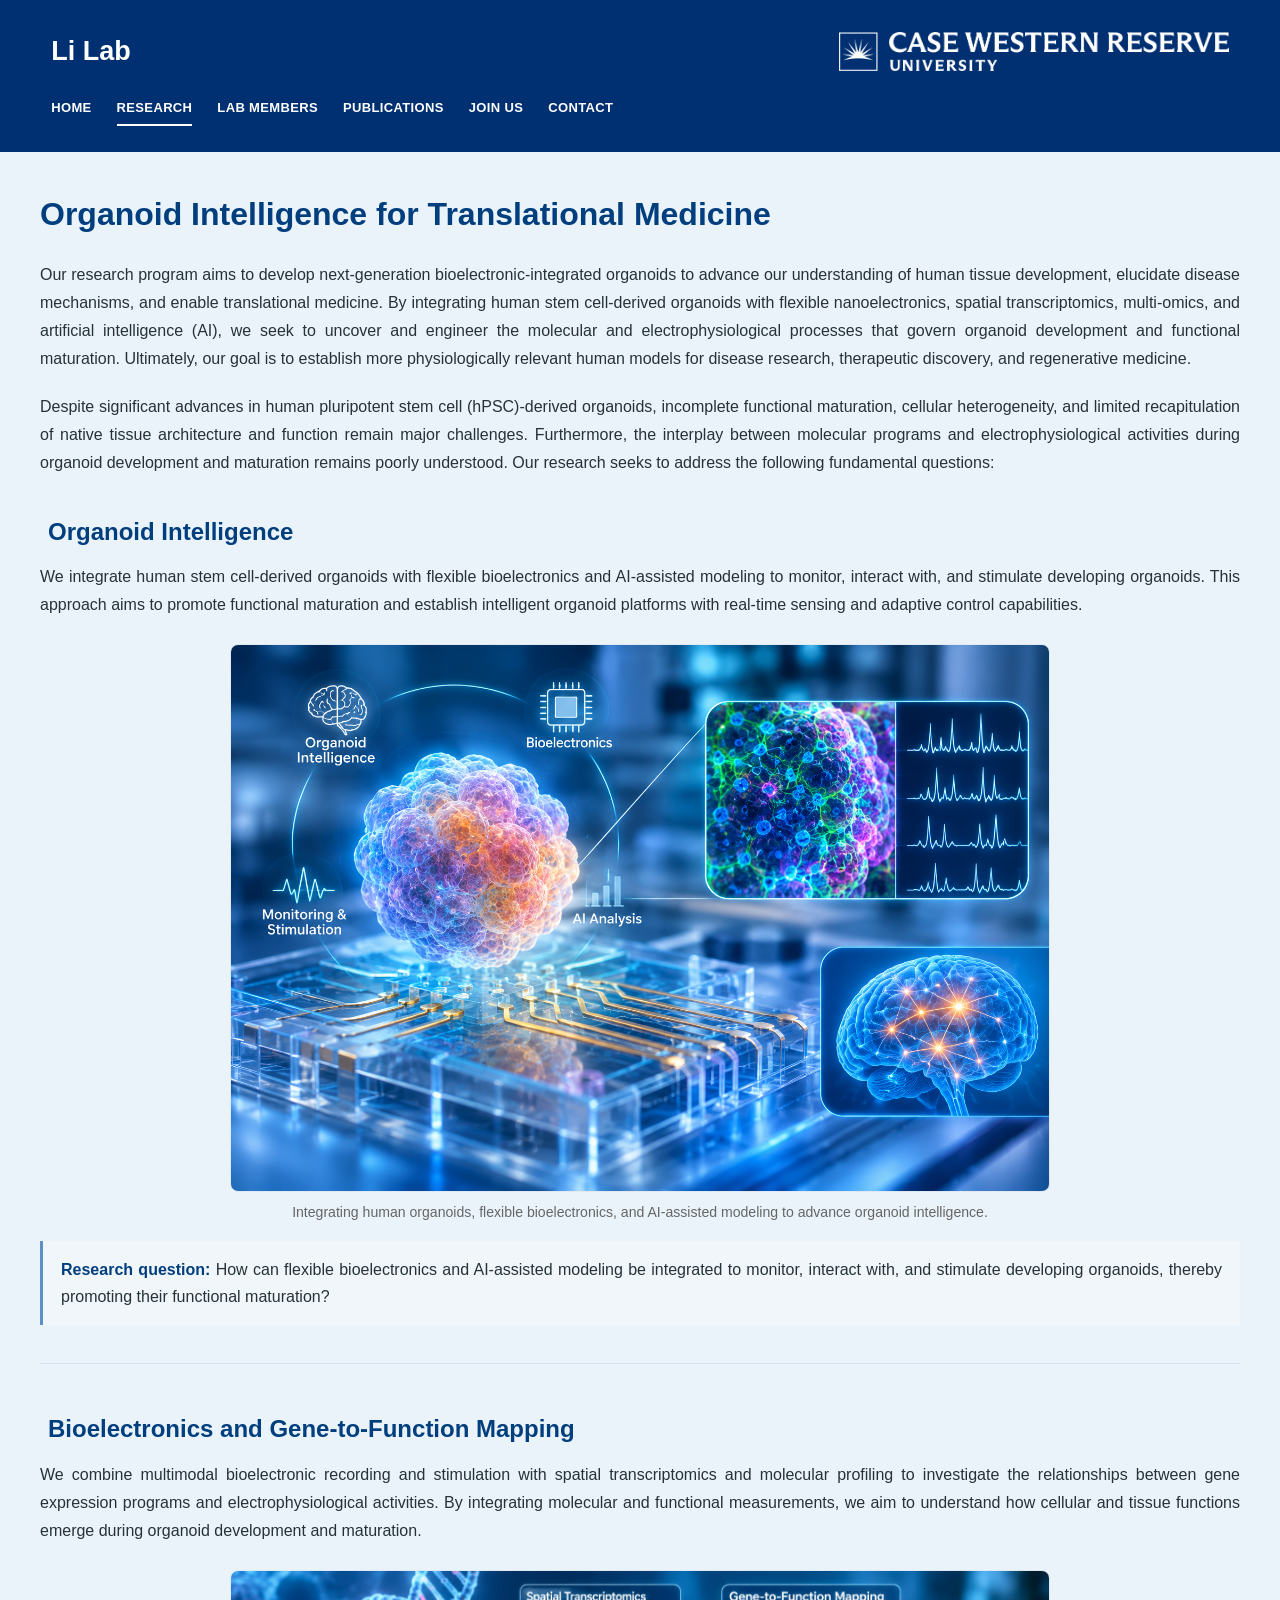
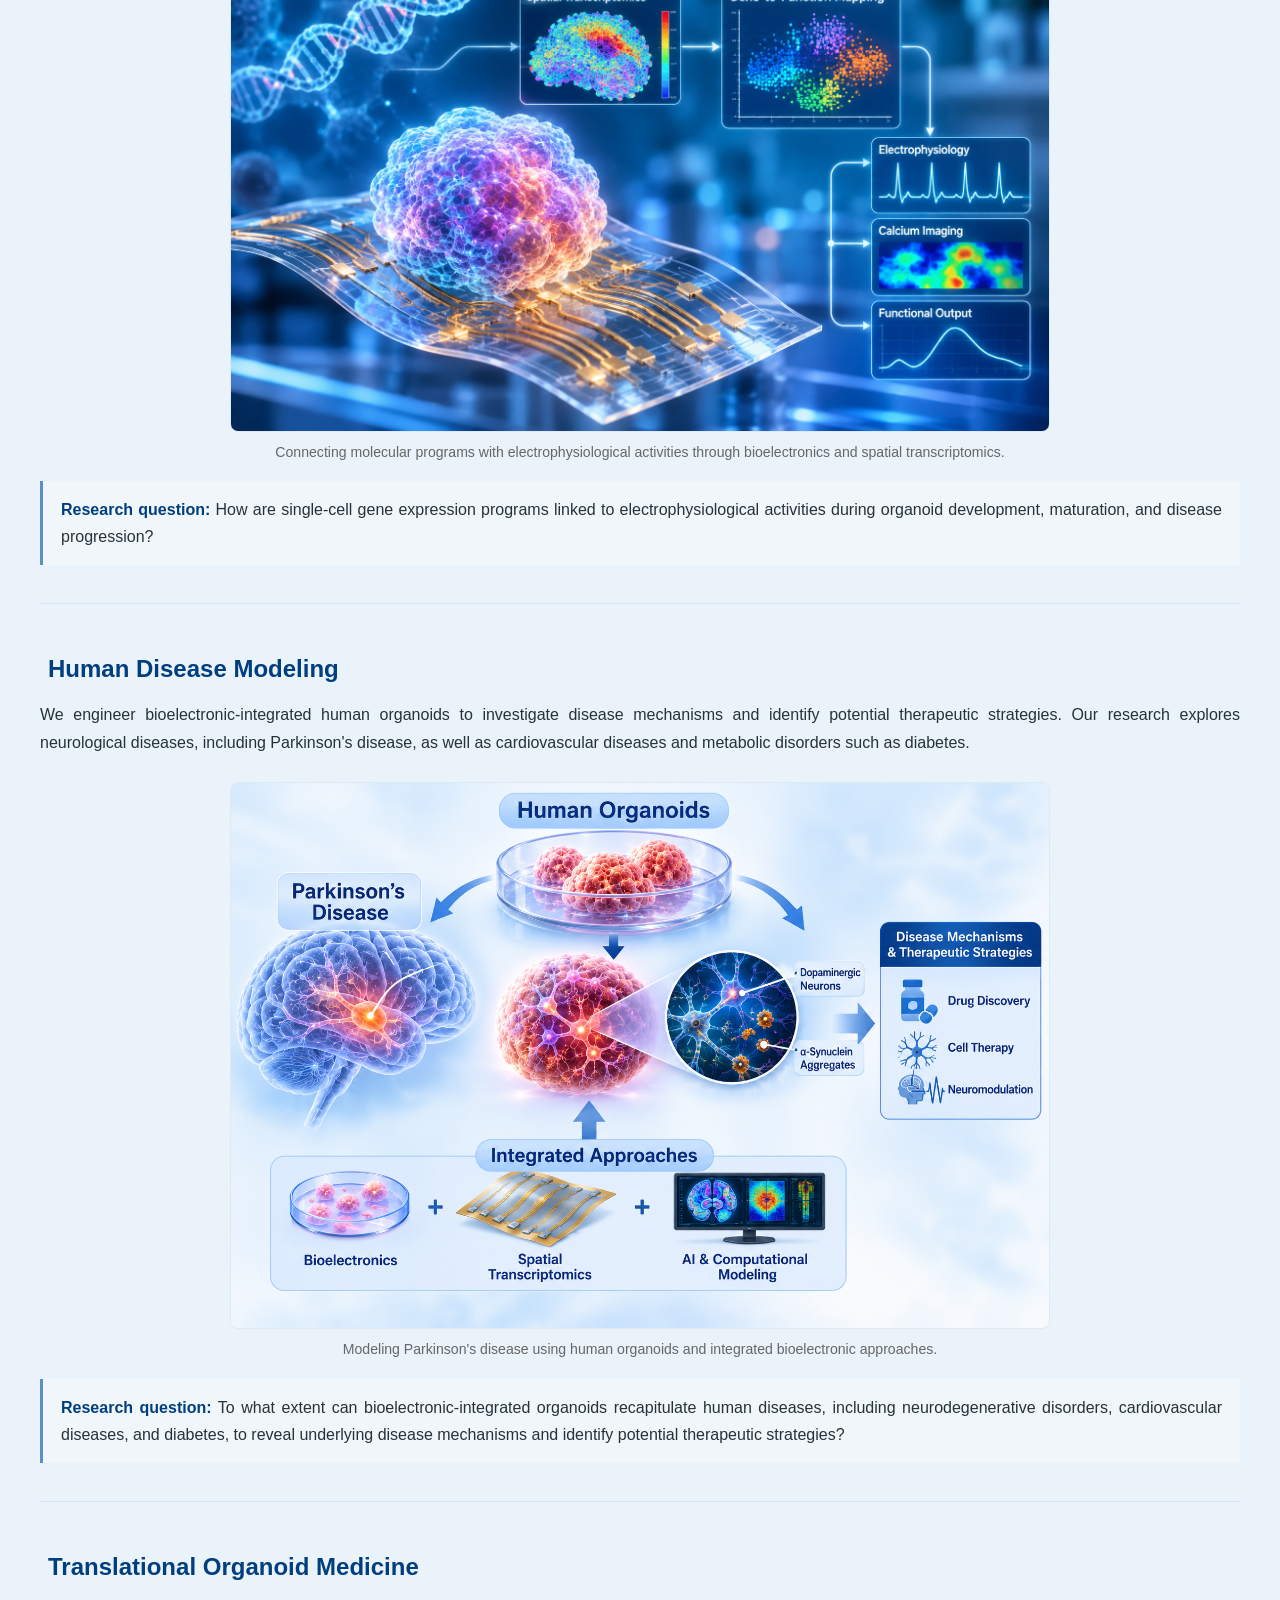
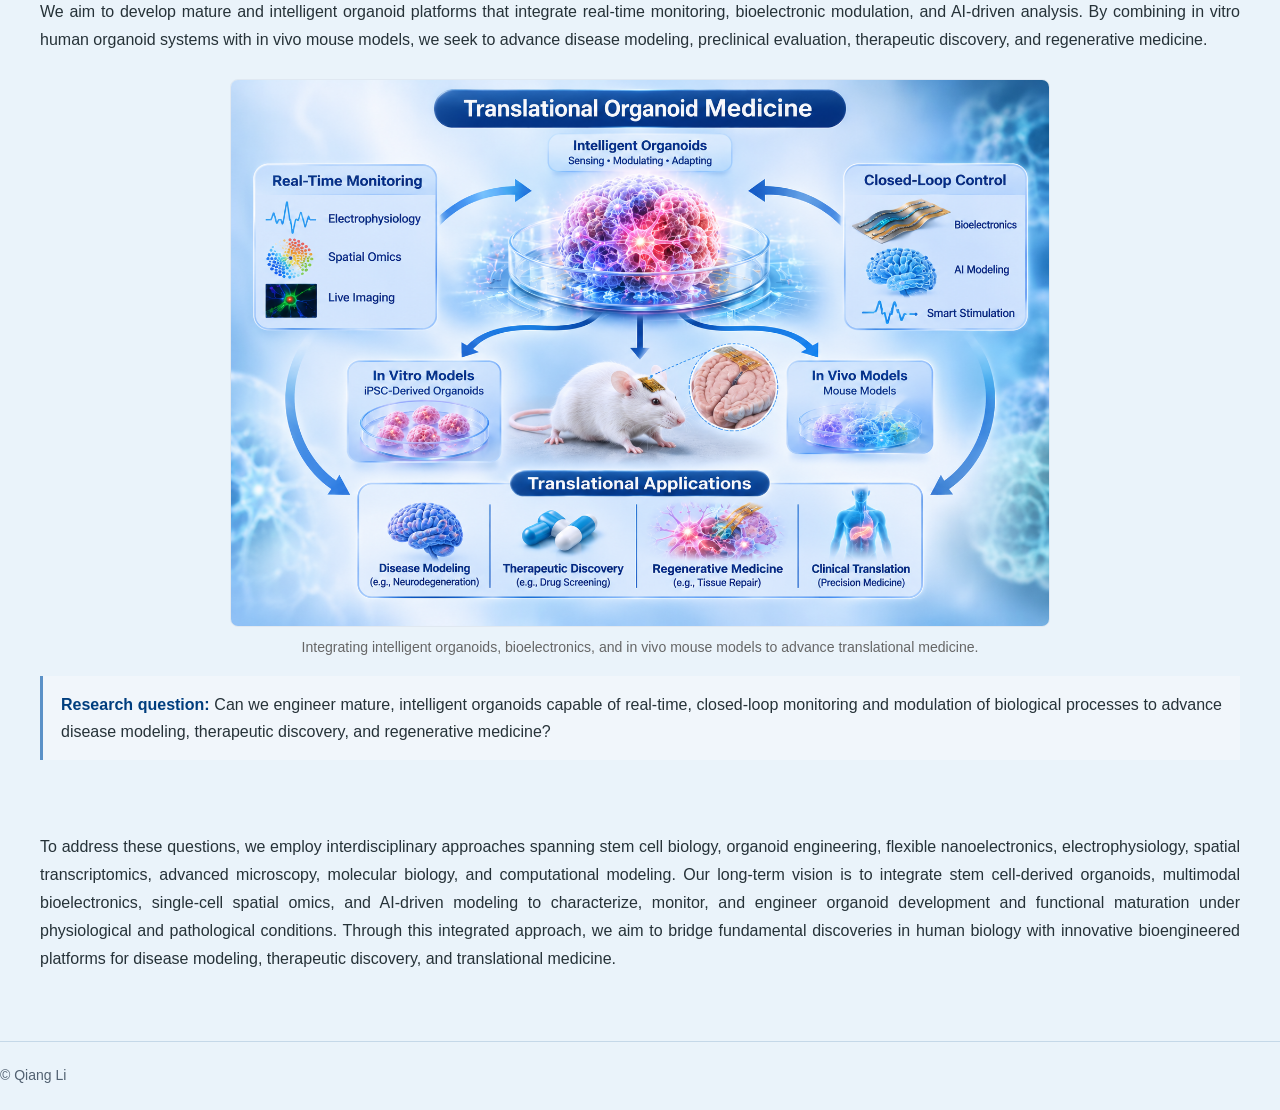
<file: research.html>
<!DOCTYPE html>
<html lang="en">

<head>
  <meta charset="UTF-8">
  <meta name="viewport" content="width=device-width, initial-scale=1">

  <meta name="description"
        content="Research at the Li Laboratory focuses on organoid intelligence, bioelectronics, gene-to-function mapping, human disease modeling, and translational organoid medicine.">

  <title>Research | Li Lab</title>

  <link rel="stylesheet" href="style.css">

  <style>
    /* =========================================
       RESEARCH PAGE
       Inherit width and spacing from shared CSS
       ========================================= */

    .research-page {
      line-height: 1.75;
    }

    .research-page h1 {
      color: #003e7e;
      font-size: 2rem;
      line-height: 1.3;
      margin: 0 0 25px;
      text-align: left;
    }

    .research-page p {
      margin: 0 0 20px;
      text-align: justify;
    }

    /* Research area sections */

    .research-areas {
      margin-top: 38px;
    }

    .research-area {
      margin: 0 0 48px;
      padding-bottom: 38px;
      border-bottom: 1px solid #d5e2ef;
    }

    .research-area:last-child {
      border-bottom: none;
      margin-bottom: 20px;
    }

    .research-area h2 {
      color: #003e7e;
      font-size: 1.5rem;
      line-height: 1.4;
      margin: 0 0 15px;
      text-align: left;
    }

    .research-area h2 span {
      color: #5b91c7;
      margin-right: 8px;
    }

    .research-area p {
      margin-bottom: 18px;
    }

    /* Research illustrations */

    .research-figure {
      width: 100%;
      max-width: 820px;
      margin: 25px auto 0;
      text-align: center;
    }

    .research-figure img {
      display: block;
      width: 100%;
      height: auto;
      margin: 0 auto;
      border-radius: 8px;
      border: 1px solid #e0e8f1;
    }

    .figure-caption {
      margin-top: 10px !important;
      margin-bottom: 0 !important;
      font-size: 0.88rem;
      color: #666;
      line-height: 1.5;
      text-align: center !important;
    }

    /* Research questions */

    .research-question {
      margin-top: 18px;
      padding: 15px 18px;
      background: #f1f6fb;
      border-left: 3px solid #5b91c7;
      line-height: 1.7;
      text-align: justify;
    }

    .research-question strong {
      color: #003e7e;
    }

    /* Closing paragraph */

    .research-conclusion {
      margin-top: 35px !important;
    }

    /* Mobile layout */

    @media (max-width: 700px) {

      .research-page h1 {
        font-size: 1.65rem;
      }

      .research-page p,
      .research-question {
        text-align: left;
      }

      .research-area {
        margin-bottom: 35px;
        padding-bottom: 30px;
      }

      .research-area h2 {
        font-size: 1.3rem;
      }

      .research-figure {
        margin-top: 20px;
      }

      .figure-caption {
        font-size: 0.82rem;
      }
    }
  </style>
</head>

<body>

  <!-- HEADER AND NAVIGATION -->

  <header class="site-header">

    <a class="brand" href="index.html">Li Lab</a>

    <a class="header-affiliation"
       href="https://case.edu/medicine/"
       target="_blank"
       rel="noopener noreferrer"
       aria-label="Case Western Reserve University School of Medicine">

      <img class="cwru-logo"
           src="CWRU_Two-line%20horizontal%20(Primary)%20logo_White.png"
           alt="Case Western Reserve University">
    </a>

    <nav class="site-nav" aria-label="Main navigation">
      <a href="index.html">HOME</a>
      <a href="research.html" aria-current="page">RESEARCH</a>
      <a href="lab-members.html">LAB MEMBERS</a>
      <a href="publications.html">PUBLICATIONS</a>
      <a href="join-us.html">JOIN US</a>
      <a href="contact.html">CONTACT</a>
    </nav>

  </header>


  <!-- MAIN RESEARCH CONTENT -->

  <main class="research-page">

    <h1>Organoid Intelligence for Translational Medicine</h1>

    <p>
      Our research program aims to develop next-generation
      bioelectronic-integrated organoids to advance our understanding
      of human tissue development, elucidate disease mechanisms, and
      enable translational medicine. By integrating human stem
      cell-derived organoids with flexible nanoelectronics, spatial
      transcriptomics, multi-omics, and artificial intelligence (AI),
      we seek to uncover and engineer the molecular and
      electrophysiological processes that govern organoid development
      and functional maturation. Ultimately, our goal is to establish
      more physiologically relevant human models for disease research,
      therapeutic discovery, and regenerative medicine.
    </p>

    <p>
      Despite significant advances in human pluripotent stem cell
      (hPSC)-derived organoids, incomplete functional maturation,
      cellular heterogeneity, and limited recapitulation of native
      tissue architecture and function remain major challenges.
      Furthermore, the interplay between molecular programs and
      electrophysiological activities during organoid development
      and maturation remains poorly understood. Our research seeks
      to address the following fundamental questions:
    </p>


    <!-- ORGANOID INTELLIGENCE -->

    <section class="research-areas">

      <article class="research-area">

        <h2>
          <span></span> Organoid Intelligence
        </h2>

        <p>
          We integrate human stem cell-derived organoids with flexible
          bioelectronics and AI-assisted modeling to monitor, interact
          with, and stimulate developing organoids. This approach aims
          to promote functional maturation and establish intelligent
          organoid platforms with real-time sensing and adaptive control
          capabilities.
        </p>

        <div class="research-figure">

          <img
            src="Futuristic%20Organoid%20Bioelectronics%20Lab.png"
            alt="Organoid intelligence integrating human organoids, bioelectronics, and intelligent monitoring.">

          <p class="figure-caption">
            Integrating human organoids, flexible bioelectronics,
            and AI-assisted modeling to advance organoid intelligence.
          </p>

        </div>

        <div class="research-question">
          <strong>Research question:</strong>
          How can flexible bioelectronics and AI-assisted modeling be
          integrated to monitor, interact with, and stimulate developing
          organoids, thereby promoting their functional maturation?
        </div>

      </article>


      <!--BIOELECTRONICS AND GENE-TO-FUNCTION -->

      <article class="research-area">

        <h2>
          <span></span> Bioelectronics and Gene-to-Function Mapping
        </h2>

        <p>
          We combine multimodal bioelectronic recording and stimulation
          with spatial transcriptomics and molecular profiling to
          investigate the relationships between gene expression
          programs and electrophysiological activities. By integrating
          molecular and functional measurements, we aim to understand
          how cellular and tissue functions emerge during organoid
          development and maturation.
        </p>

        <div class="research-figure">

          <img
            src="Gene-to-Function%20Bioelectronic%20Mapping.png"
            alt="Bioelectronic mapping integrating electrophysiological measurements and gene expression analysis.">

          <p class="figure-caption">
            Connecting molecular programs with electrophysiological
            activities through bioelectronics and spatial transcriptomics.
          </p>

        </div>

        <div class="research-question">
          <strong>Research question:</strong>
          How are single-cell gene expression programs linked to
          electrophysiological activities during organoid development,
          maturation, and disease progression?
        </div>

      </article>


      <!--HUMAN DISEASE MODELING -->

      <article class="research-area">

        <h2>
          <span></span> Human Disease Modeling
        </h2>

        <p>
          We engineer bioelectronic-integrated human organoids to
          investigate disease mechanisms and identify potential
          therapeutic strategies. Our research explores neurological
          diseases, including Parkinson's disease, as well as
          cardiovascular diseases and metabolic disorders such as
          diabetes.
        </p>

        <div class="research-figure">

          <img
            src="Parkinson%E2%80%99s%20Disease%20Organoid%20Modeling.png"
            alt="Human organoid-based Parkinson's disease modeling, highlighting dopaminergic neurons, disease mechanisms, and therapeutic strategies.">

          <p class="figure-caption">
            Modeling Parkinson's disease using human organoids
            and integrated bioelectronic approaches.
          </p>

        </div>

        <div class="research-question">
          <strong>Research question:</strong>
          To what extent can bioelectronic-integrated organoids
          recapitulate human diseases, including neurodegenerative
          disorders, cardiovascular diseases, and diabetes, to reveal
          underlying disease mechanisms and identify potential
          therapeutic strategies?
        </div>

      </article>


      <!--TRANSLATIONAL ORGANOID MEDICINE -->

      <article class="research-area">

        <h2>
          <span></span> Translational Organoid Medicine
        </h2>

        <p>
          We aim to develop mature and intelligent organoid platforms
          that integrate real-time monitoring, bioelectronic modulation,
          and AI-driven analysis. By combining in vitro human organoid
          systems with in vivo mouse models, we seek to advance disease
          modeling, preclinical evaluation, therapeutic discovery,
          and regenerative medicine.
        </p>

        <div class="research-figure">

          <img
            src="Translational%20Organoid%20Medicine%20Workflow.png"
            alt="Translational organoid medicine workflow integrating real-time monitoring, closed-loop control, human organoids, and mouse models.">

          <p class="figure-caption">
            Integrating intelligent organoids, bioelectronics,
            and in vivo mouse models to advance translational medicine.
          </p>

        </div>

        <div class="research-question">
          <strong>Research question:</strong>
          Can we engineer mature, intelligent organoids capable of
          real-time, closed-loop monitoring and modulation of biological
          processes to advance disease modeling, therapeutic discovery,
          and regenerative medicine?
        </div>

      </article>

    </section>


    <!-- RESEARCH APPROACH AND LONG-TERM VISION -->

    <p class="research-conclusion">
      To address these questions, we employ interdisciplinary
      approaches spanning stem cell biology, organoid engineering,
      flexible nanoelectronics, electrophysiology, spatial
      transcriptomics, advanced microscopy, molecular biology, and
      computational modeling. Our long-term vision is to integrate
      stem cell-derived organoids, multimodal bioelectronics,
      single-cell spatial omics, and AI-driven modeling to
      characterize, monitor, and engineer organoid development and
      functional maturation under physiological and pathological
      conditions. Through this integrated approach, we aim to bridge
      fundamental discoveries in human biology with innovative
      bioengineered platforms for disease modeling, therapeutic
      discovery, and translational medicine.
    </p>

  </main>


  <!-- FOOTER -->

  <footer>
    © Qiang Li
  </footer>

</body>
</html>
</file>
<file: style.css>
/* =========================================================
   LI LAB WEBSITE — SHARED STYLESHEET
   Unified page margins and content alignment
   Full-width CWRU blue header
   ========================================================= */

* {
  box-sizing: border-box;
}

html {
  scroll-behavior: smooth;
  overflow-x: clip;
}

body {
  font-family: Arial, Helvetica, sans-serif;
  width: 100%;
  max-width: none;
  margin: 0;
  padding: 0;
  line-height: 1.7;
  color: #263238;
  background: #EAF3FA;
}

a {
  color: #163b65;
}

/* =========================================================
   HEADER — FULL BROWSER WIDTH ON ALL PAGES
   ========================================================= */

.site-header {
  display: grid;
  grid-template-columns: minmax(160px, 1fr) auto;
  grid-template-areas:
    "brand affiliation"
    "nav nav";
  align-items: center;
  column-gap: 28px;
  row-gap: 14px;

  position: relative;
  left: 50%;
  width: 100vw;
  max-width: none;
  margin-left: -50vw;

  padding: 32px clamp(22px, 4vw, 56px) 26px;

  color: #ffffff;
  background: #003071;
}

.site-header .brand {
  grid-area: brand;
  color: #ffffff;
  font-size: 27px;
  line-height: 1.2;
  font-weight: 700;
  text-decoration: none;
  white-space: nowrap;
}

.header-affiliation {
  grid-area: affiliation;
  display: flex;
  align-items: center;
  justify-content: flex-end;
  min-width: 0;
  text-decoration: none;
}

.cwru-logo {
  display: block;
  width: 390px;
  max-width: 100%;
  height: auto;
  object-fit: contain;
  background: transparent;
  border: 0;
  padding: 0;
  margin: 0;
  filter: none;
}

.site-nav {
  grid-area: nav;
  display: flex;
  flex-wrap: wrap;
  align-items: center;
  justify-content: flex-start;
  gap: 7px 25px;
  width: 100%;
  margin-top: 7px;
  padding: 0;
  text-align: left;
}

.site-nav a {
  color: #ffffff;
  text-decoration: none;
  font-size: 13px;
  font-weight: 700;
  letter-spacing: .35px;
  padding: 5px 0;
  border-bottom: 2px solid transparent;
}

.site-nav a:hover,
.site-nav a[aria-current="page"] {
  color: #ffffff;
  border-bottom-color: #ffffff;
}

.site-header a:focus-visible {
  outline: 2px solid #ffffff;
  outline-offset: 4px;
}

/* =========================================================
   GLOBAL CONTENT AREA — SAME WIDTH ON ALL SIX PAGES
   ========================================================= */

main {
  display: block;
  width: 100%;
  max-width: 1280px;
  min-height: 58vh;
  margin: 0 auto;
  padding: 42px 40px 48px;
  background: #EAF3FA;
}

h1, h2, h3 {
  color: #163b65;
  line-height: 1.3;
}

h1 {
  font-size: 36px;
  margin: 0 0 24px;
}

h2 {
  font-size: 24px;
}

h3 {
  font-size: 20px;
}

p {
  color: #263238;
}

section + section {
  margin-top: 36px;
}

/* =========================================================
   REMOVE SEPARATE WHITE CONTENT PANELS
   ========================================================= */

.welcome-section,
.content-box,
.content-card,
.white-box,
.page-card,
.page-content-box {
  background: transparent !important;
  box-shadow: none !important;
  border-radius: 0;
}

/* Homepage welcome section */

.welcome-section {
  max-width: 900px;
  margin: 24px auto 0;
  padding: 28px 0;
  border-top: 1px solid #c5d8e8;
}

.welcome-section h2 {
  margin: 0 0 14px;
  font-size: 26px;
}

.welcome-section p {
  margin: 0;
  font-size: 18px;
  line-height: 1.85;
}

/* =========================================================
   HOMEPAGE PROFILE
   ========================================================= */

.intro {
  display: flex;
  flex-direction: column;
  align-items: center;
  justify-content: center;
  gap: 16px;
  padding: 0 20px 26px;
  text-align: center;
}

.portrait {
  display: block;
  width: 170px;
  height: 170px;
  flex: 0 0 auto;
  object-fit: cover;
  object-position: center 10%;
  border: 4px solid #ffffff;
  border-radius: 50%;
  box-shadow: 0 4px 18px rgba(22, 59, 101, .12);
}

.intro h1 {
  font-size: clamp(28px, 4vw, 36px);
  margin: 0 0 10px;
}

.intro .affiliation {
  margin: 0;
  color: #526171;
  font-size: 16px;
  line-height: 1.65;
}

/* =========================================================
   CONTACT PAGE
   Use the same main content boundaries
   ========================================================= */

.contact-layout {
  display: grid;
  grid-template-columns: .8fr 1.2fr;
  gap: 40px;
  align-items: start;
  width: 100%;
  max-width: none;
  margin: 15px 0 0;
}

.contact-info {
  margin: 0;
  padding: 0;
}

.contact-info h1 {
  margin-bottom: 18px;
}

.contact-info h2 {
  margin-top: 0;
  color: #153a63;
}

.contact-info p {
  line-height: 1.8;
  margin-bottom: 20px;
}

.contact-info a {
  color: #153a63;
}

.map-container {
  width: 100%;
  height: 420px;
  margin: 0;
  padding: 0;
  border-radius: 10px;
  overflow: hidden;
}

.map-container iframe {
  display: block;
  width: 100%;
  height: 100%;
  border: 0;
}

/* =========================================================
   PUBLICATIONS PAGE
   ========================================================= */

.publications-intro {
  max-width: 900px;
  margin-bottom: 2rem;
  color: #526174;
  line-height: 1.7;
}

.publication-year {
  margin: 2.2rem 0 1rem;
  padding-bottom: .45rem;
  color: #153a63;
  border-bottom: 2px solid #c5d8e8;
  font-size: 1.45rem;
}

.publication-list {
  list-style: none;
  margin: 0;
  padding: 0;
}

.publication-item {
  margin: 0 0 1.15rem;
  padding: 0 0 1.15rem 1rem;
  border-bottom: 1px solid #cbdce9;
  border-left: 3px solid #b5cde0;
  line-height: 1.7;
}

.publication-item strong {
  color: #183b60;
}

.publication-item a {
  color: #245b8f;
  font-weight: 600;
  text-decoration: none;
}

.publication-item a:hover {
  text-decoration: underline;
}

.publication-links {
  display: inline;
  white-space: normal;
}

/* =========================================================
   LAB MEMBERS AND JOIN US
   ========================================================= */

section h2 {
  color: #163b65;
}

section h3 {
  color: #245b8f;
}

.postdoc,
.graduate,
.undergraduate,
.intern,
.lab-member-section,
.recruitment-section {
  background: transparent !important;
  box-shadow: none !important;
  border-radius: 0;
  padding-left: 0;
  padding-right: 0;
  text-align: left;
}

/* =========================================================
   FOOTER
   ========================================================= */

footer {
  width: 100%;
  border-top: 1px solid #c5d8e8;
  padding: 22px 0;
  color: #526171;
  font-size: 14px;
  background: transparent;
}

/* =========================================================
   RESPONSIVE DESIGN
   ========================================================= */

@media (max-width: 760px) {

  .site-header {
    grid-template-columns: 1fr;
    grid-template-areas:
      "brand"
      "affiliation"
      "nav";
    row-gap: 12px;

    left: 50%;
    width: 100vw;
    margin-left: -50vw;

    padding: 19px 20px 15px;
  }

  .site-header .brand {
    font-size: 24px;
  }

  .header-affiliation {
    justify-content: flex-start;
  }

  .cwru-logo {
    width: min(100%, 360px);
  }

  .site-nav {
    justify-content: flex-start;
    gap: 7px 17px;
    margin-top: 3px;
  }

  .site-nav a {
    font-size: 12px;
  }

  main {
    padding: 32px 20px 38px;
  }

  h1 {
    font-size: 30px;
  }

  .contact-layout {
    grid-template-columns: 1fr;
    gap: 25px;
  }

  .map-container {
    height: 340px;
  }

  .welcome-section {
    padding: 24px 0;
  }

  .welcome-section p {
    font-size: 16px;
  }

  .publication-item {
    padding-left: .75rem;
  }
}

@media (max-width: 700px) {
  .site-header {
    padding: 24px 20px 22px;
  }
}

@media (max-width: 380px) {
  .site-nav {
    column-gap: 12px;
  }

  .site-nav a {
    font-size: 11px;
  }
}
</file>
